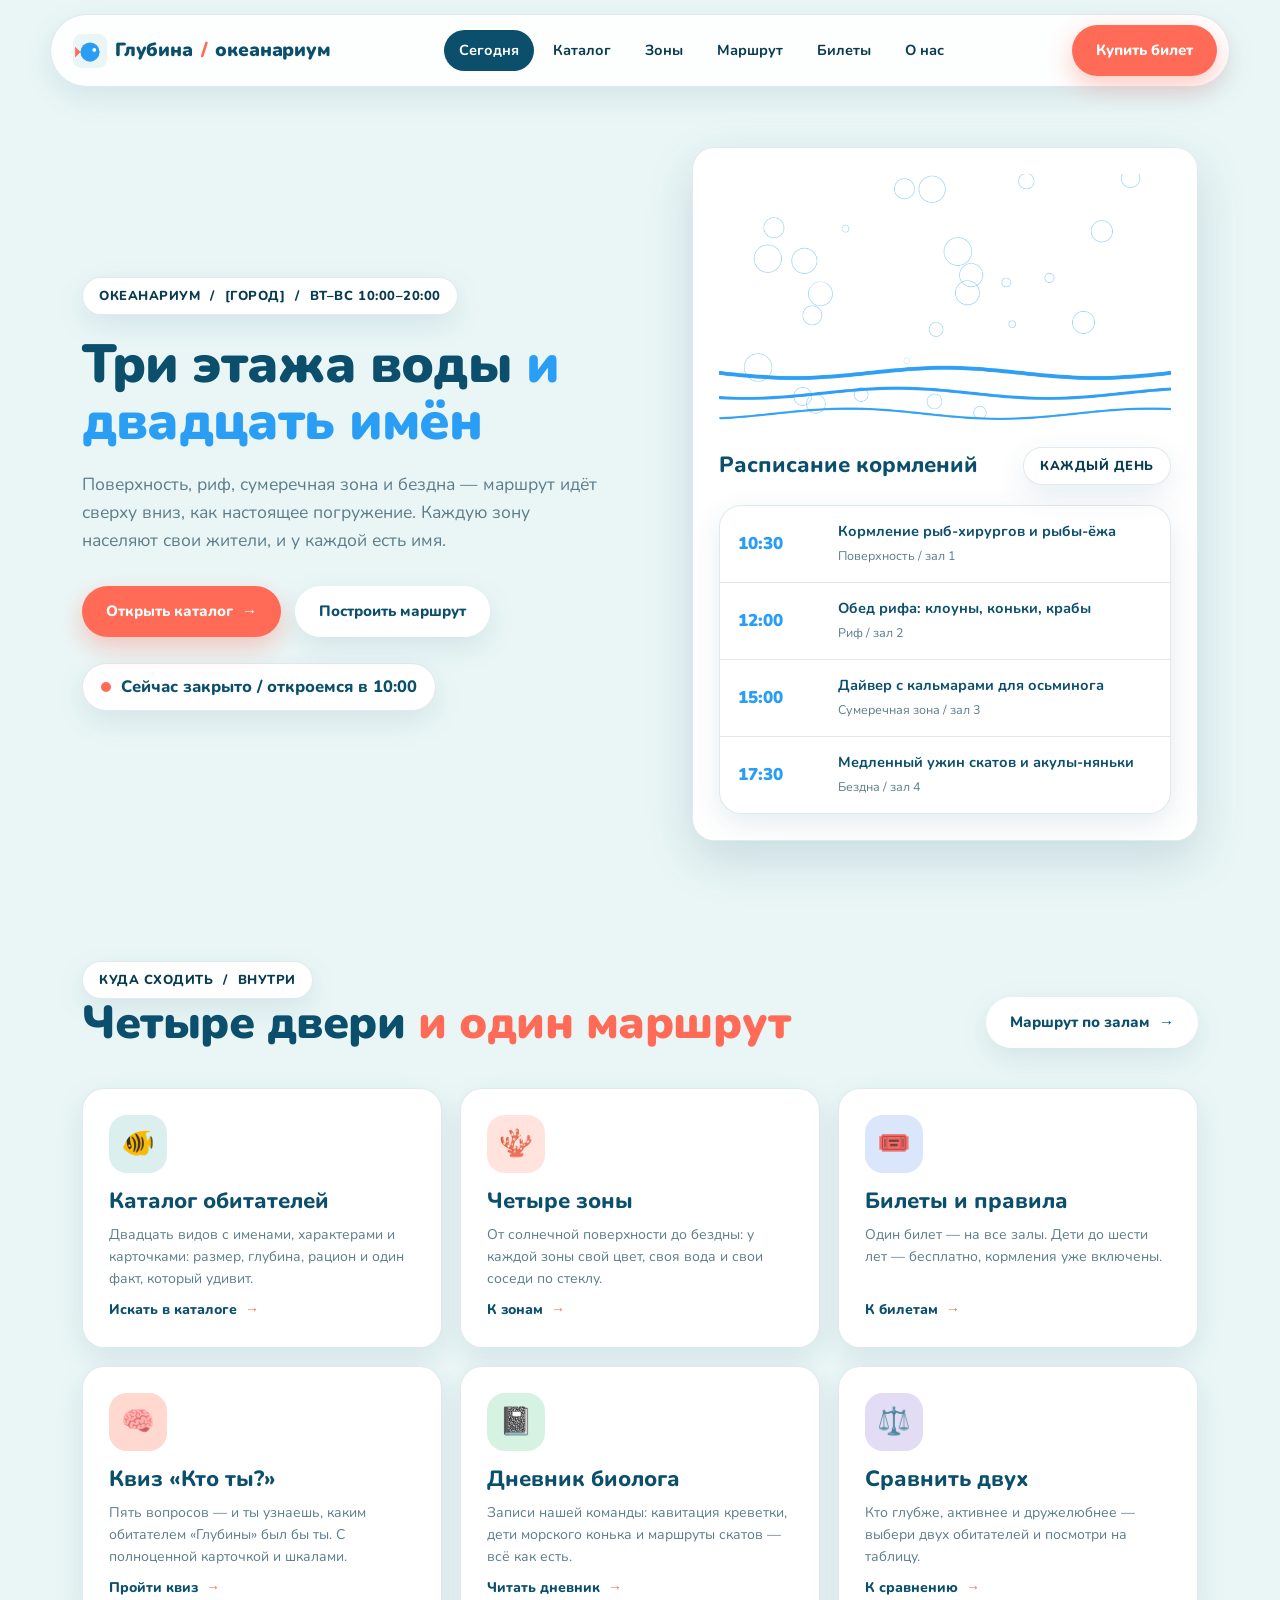
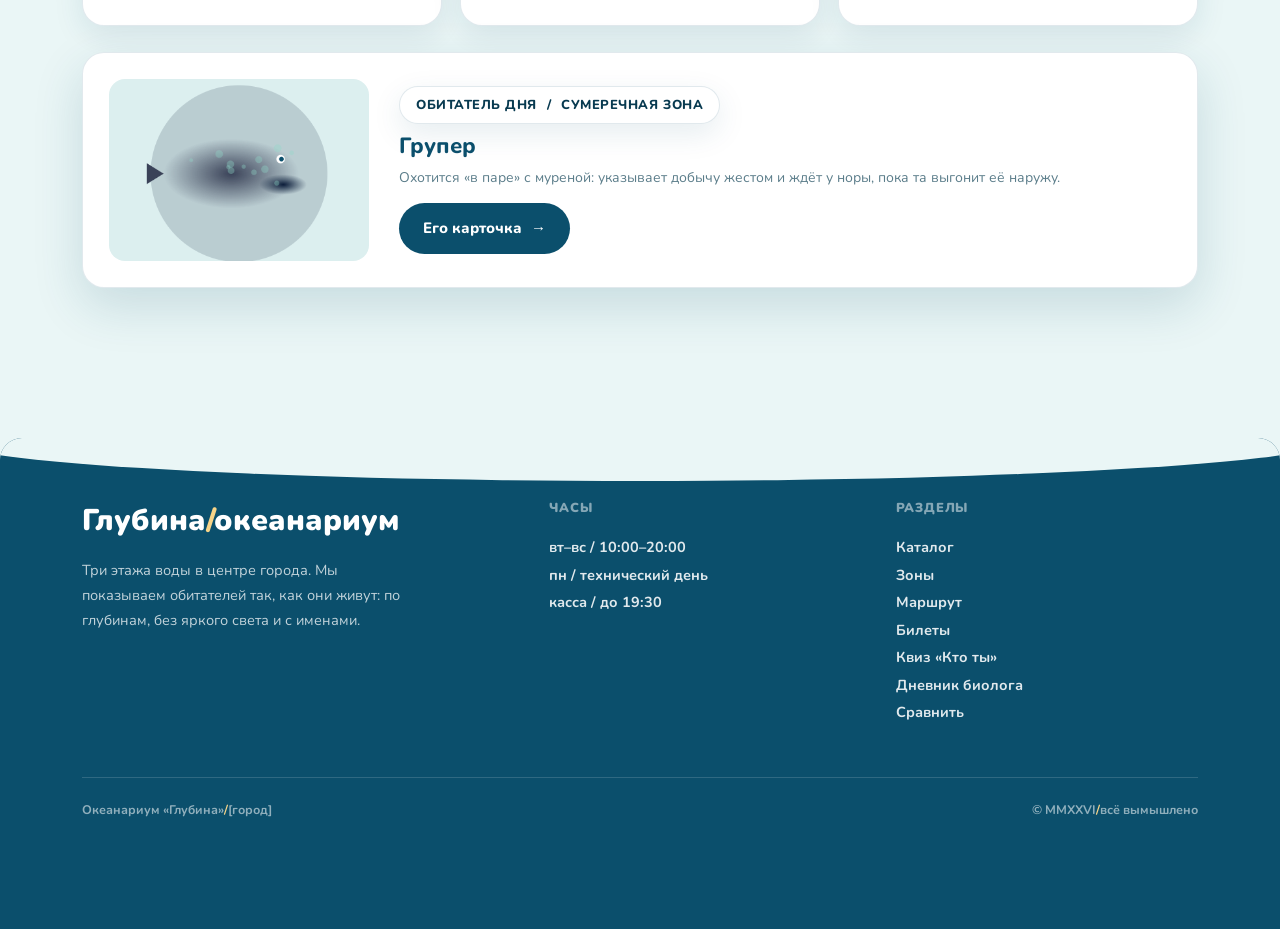
<file: index.html>
<!DOCTYPE html>
<html lang="ru">
<head>
  <meta charset="UTF-8">
  <meta name="viewport" content="width=device-width, initial-scale=1">
  <meta name="theme-color" content="#eaf6f6">
  <title>ГЛУБИНА — океанариум: сегодня, каталог, билеты</title>
  <meta name="description" content="Океанариум «Глубина»: три этажа воды, двенадцать видов, кормления каждый день. Каталог обитателей, маршрут и билеты.">
  <link rel="icon" type="image/svg+xml" href="assets/favicon.svg">
  <link rel="preconnect" href="https://fonts.googleapis.com">
  <link rel="preconnect" href="https://fonts.gstatic.com" crossorigin>
  <link href="https://fonts.googleapis.com/css2?family=Nunito:wght@400;600;700;800;900&display=swap" rel="stylesheet">
  <link rel="stylesheet" href="styles.css">
</head>
<body>

  <div class="bubbles" aria-hidden="true"></div>

  <header class="head">
    <a class="head__logo" href="index.html"><img src="assets/favicon.svg" alt="">Глубина<i>/</i>океанариум</a>
    <nav class="head__nav" aria-label="Разделы">
      <a href="index.html">Сегодня</a>
      <a href="catalog.html">Каталог</a>
      <a href="zones.html">Зоны</a>
      <a href="route.html">Маршрут</a>
      <a href="tickets.html">Билеты</a>
      <a href="about.html">О нас</a>
    </nav>
    <a class="btn btn--coral head__cta" href="tickets.html">Купить билет</a>
  </header>

  <nav class="tabbar" aria-label="Навигация">
    <a href="index.html"><span class="ticon" style="background:#2a9df4;color:#fff">С</span>Сегодня</a>
    <a href="catalog.html"><span class="ticon" style="background:#ff6b57;color:#fff">К</span>Каталог</a>
    <a href="zones.html"><span class="ticon" style="background:#3d3a6d;color:#fff">З</span>Зоны</a>
    <a href="route.html"><span class="ticon" style="background:#0b1d3a;color:#fff">М</span>Маршрут</a>
    <a href="tickets.html"><span class="ticon" style="background:#f7d488;color:#0b1d3a">Б</span>Билеты</a>
  </nav>

  <main class="hero">
    <div class="wrap">
      <div>
        <span class="label rv">Океанариум<i>/</i>[город]<i>/</i>вт–вс 10:00–20:00</span>
        <h1 class="h1 hero__title rv" data-d="1">Три этажа воды <em>и двадцать имён</em></h1>
        <p class="lead hero__lead rv" data-d="2">Поверхность, риф, сумеречная зона и бездна — маршрут идёт сверху вниз, как настоящее погружение. Каждую зону населяют свои жители, и у каждой есть имя.</p>
        <div class="hero__actions rv" data-d="3">
          <a class="btn btn--coral" href="catalog.html"><span>Открыть каталог</span><em class="btn__arrow">→</em></a>
          <a class="btn btn--white" href="route.html"><span>Построить маршрут</span></a>
        </div>
        <div style="margin-top: 26px;"><span class="status" id="openStatus"><span class="dot"></span> …</span></div>
      </div>
      <div class="hero__card rv" data-d="2">
        <img src="assets/water.png" alt="Вода с пузырями и волнами">
        <div class="hero__card-row">
          <b class="h3">Расписание кормлений</b>
          <span class="label">каждый день</span>
        </div>
        <div class="feed" id="feedBox"></div>
      </div>
    </div>
  </main>

  <section class="sec">
    <div class="wrap">
      <div class="sec__head">
        <div>
          <span class="label rv">Куда сходить<i>/</i>внутри</span>
          <h2 class="h2 rv" data-d="1">Четыре двери <em>и один маршрут</em></h2>
        </div>
        <a class="btn btn--white rv" data-d="2" href="route.html"><span>Маршрут по залам</span><em class="btn__arrow">→</em></a>
      </div>
      <div class="tiles">
        <a class="tile rv" href="catalog.html">
          <span class="tile__emoji" style="background:var(--aqua-2)">🐠</span>
          <h3 class="h3">Каталог обитателей</h3>
          <p>Двадцать видов с именами, характерами и карточками: размер, глубина, рацион и один факт, который удивит.</p>
          <span class="tile__go">Искать в каталоге <em>→</em></span>
        </a>
        <a class="tile rv" data-d="1" href="zones.html">
          <span class="tile__emoji" style="background:#ffe3dc">🪸</span>
          <h3 class="h3">Четыре зоны</h3>
          <p>От солнечной поверхности до бездны: у каждой зоны свой цвет, своя вода и свои соседи по стеклу.</p>
          <span class="tile__go">К зонам <em>→</em></span>
        </a>
        <a class="tile rv" data-d="2" href="tickets.html">
          <span class="tile__emoji" style="background:#d9e6fb">🎟️</span>
          <h3 class="h3">Билеты и правила</h3>
          <p>Один билет — на все залы. Дети до шести лет — бесплатно, кормления уже включены.</p>
          <span class="tile__go">К билетам <em>→</em></span>
        </a>
        <a class="tile rv" data-d="3" href="quiz.html">
          <span class="tile__emoji" style="background:#ffd9d0">🧠</span>
          <h3 class="h3">Квиз «Кто ты?»</h3>
          <p>Пять вопросов — и ты узнаешь, каким обитателем «Глубины» был бы ты. С полноценной карточкой и шкалами.</p>
          <span class="tile__go">Пройти квиз <em>→</em></span>
        </a>
        <a class="tile rv" data-d="4" href="journal.html">
          <span class="tile__emoji" style="background:#d6f2e3">📓</span>
          <h3 class="h3">Дневник биолога</h3>
          <p>Записи нашей команды: кавитация креветки, дети морского конька и маршруты скатов — всё как есть.</p>
          <span class="tile__go">Читать дневник <em>→</em></span>
        </a>
        <a class="tile rv" data-d="5" href="compare.html">
          <span class="tile__emoji" style="background:#e3dcf5">⚖️</span>
          <h3 class="h3">Сравнить двух</h3>
          <p>Кто глубже, активнее и дружелюбнее — выбери двух обитателей и посмотри на таблицу.</p>
          <span class="tile__go">К сравнению <em>→</em></span>
        </a>
      </div>

      <div class="coday rv" data-d="2" id="codayBox"></div>
    </div>
  </section>

  <footer class="footer">
    <div class="wrap">
      <div class="footer__grid">
        <div>
          <p class="footer__brand">Глубина<i>/</i>океанариум</p>
          <p class="footer__about">Три этажа воды в центре города. Мы показываем обитателей так, как они живут: по глубинам, без яркого света и с именами.</p>
        </div>
        <div class="footer__col">
          <h4>Часы</h4>
          <p>вт–вс / 10:00–20:00</p>
          <p>пн / технический день</p>
          <p>касса / до 19:30</p>
        </div>
        <div class="footer__col">
          <h4>Разделы</h4>
          <a href="catalog.html">Каталог</a>
          <a href="zones.html">Зоны</a>
          <a href="route.html">Маршрут</a>
          <a href="tickets.html">Билеты</a>
        
          <a class="gap" href="quiz.html">Квиз «Кто ты»</a>
          <a class="gap" href="journal.html">Дневник биолога</a>
          <a class="gap" href="compare.html">Сравнить</a></div>
      </div>
      <div class="footer__meta">
        <span>Океанариум «Глубина»<i>/</i>[город]</span>
        <span>© MMXXVI<i>/</i>всё вымышлено</span>
      </div>
    </div>
  </footer>

  <script src="data/creatures.js"></script>
  <script src="script.js"></script>
</body>
</html>
</file>
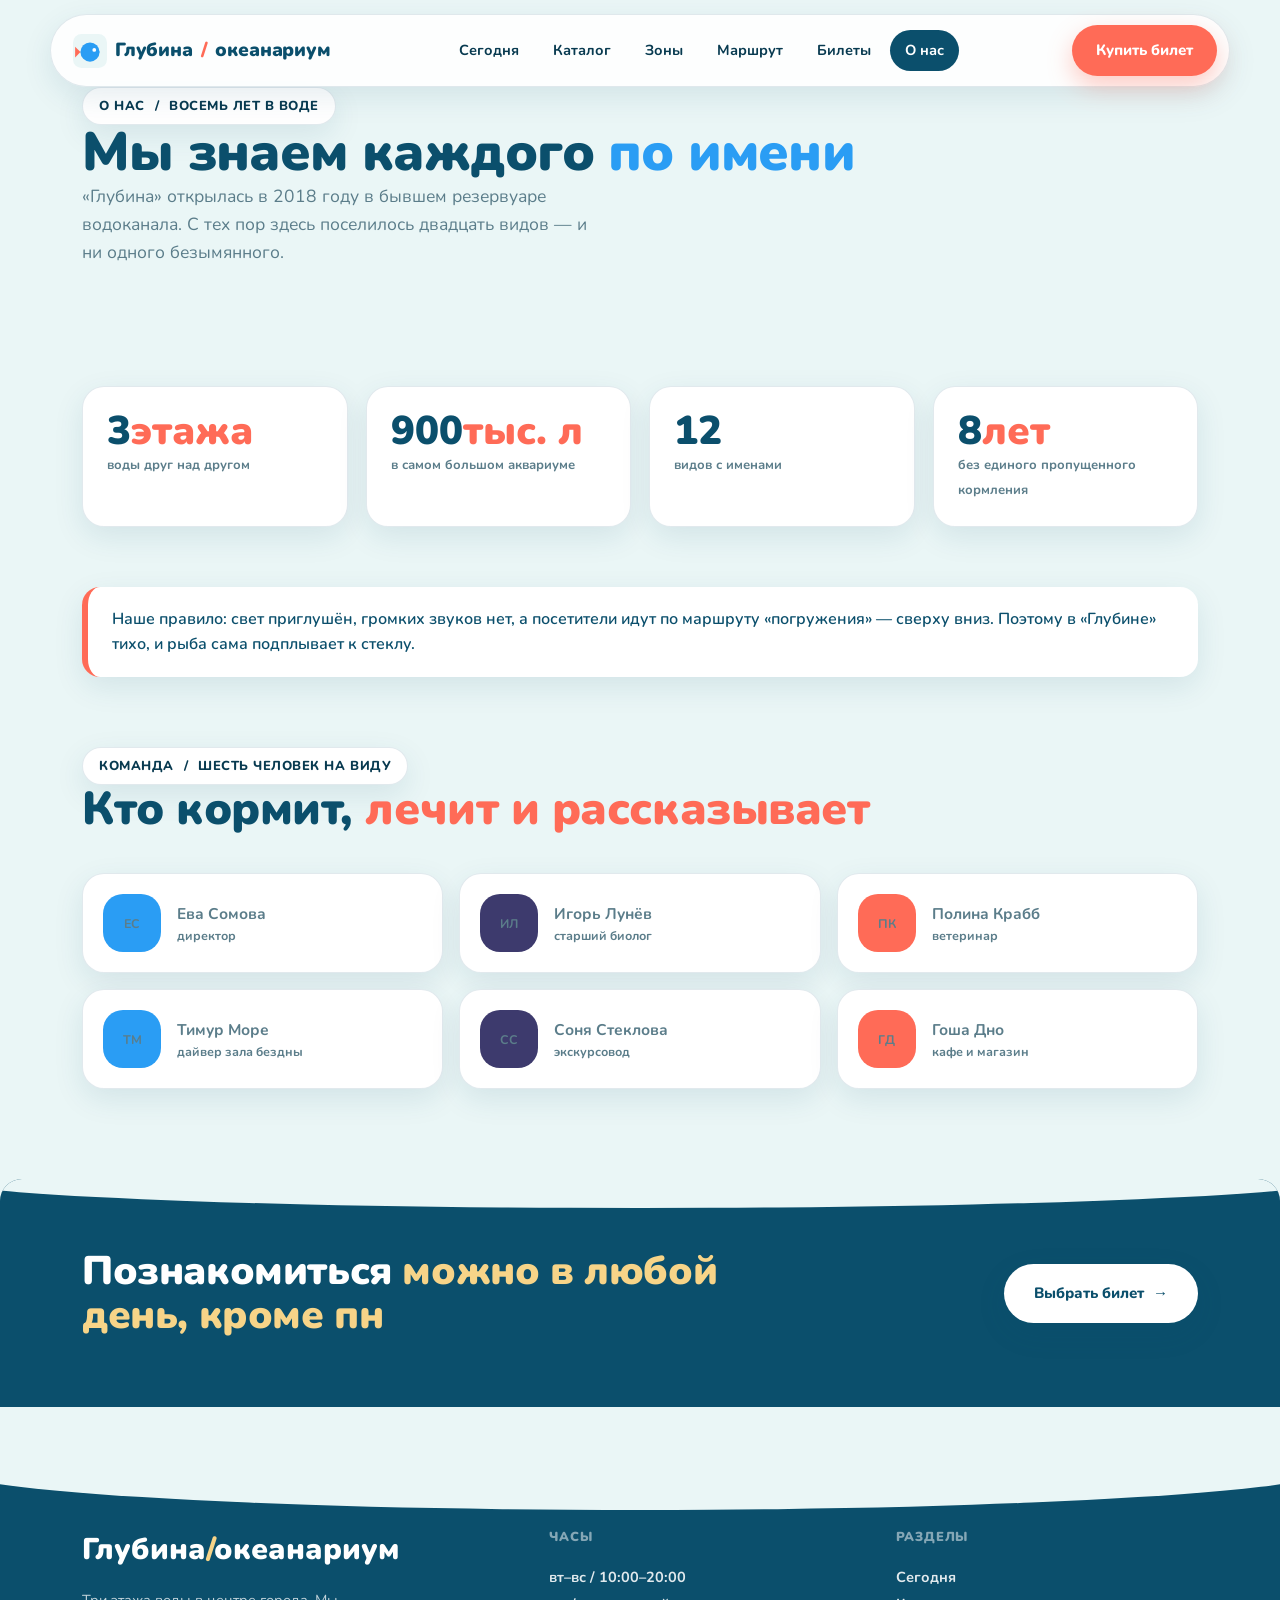
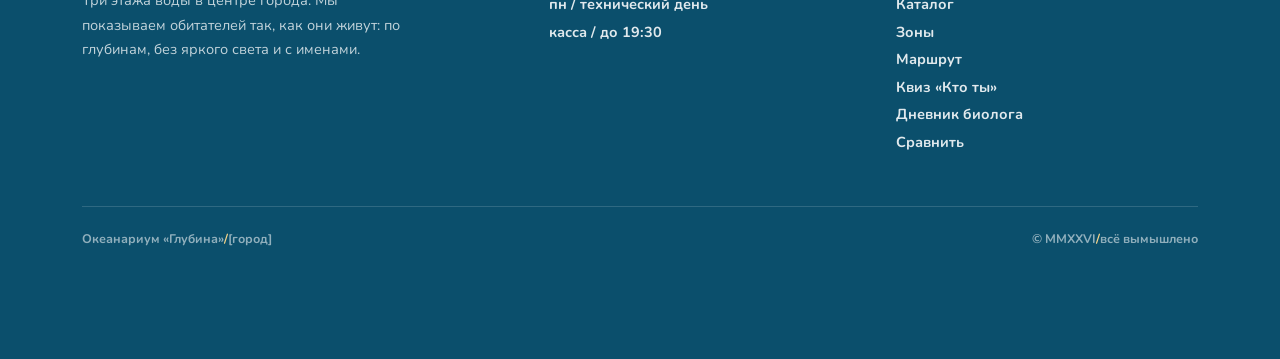
<file: about.html>
<!DOCTYPE html>
<html lang="ru">
<head>
  <meta charset="UTF-8">
  <meta name="viewport" content="width=device-width, initial-scale=1">
  <meta name="theme-color" content="#eaf6f6">
  <title>О нас — ГЛУБИНА</title>
  <meta name="description" content="Океанариум «Глубина»: три этажа воды, двенадцать видов и команда, которая знает каждого обитателя по имени.">
  <link rel="icon" type="image/svg+xml" href="assets/favicon.svg">
  <link rel="preconnect" href="https://fonts.googleapis.com">
  <link rel="preconnect" href="https://fonts.gstatic.com" crossorigin>
  <link href="https://fonts.googleapis.com/css2?family=Nunito:wght@400;600;700;800;900&display=swap" rel="stylesheet">
  <link rel="stylesheet" href="styles.css">
</head>
<body>

  <div class="bubbles" aria-hidden="true"></div>

  <header class="head">
    <a class="head__logo" href="index.html"><img src="assets/favicon.svg" alt="">Глубина<i>/</i>океанариум</a>
    <nav class="head__nav" aria-label="Разделы">
      <a href="index.html">Сегодня</a>
      <a href="catalog.html">Каталог</a>
      <a href="zones.html">Зоны</a>
      <a href="route.html">Маршрут</a>
      <a href="tickets.html">Билеты</a>
      <a href="about.html">О нас</a>
    </nav>
    <a class="btn btn--coral head__cta" href="tickets.html">Купить билет</a>
  </header>

  <nav class="tabbar" aria-label="Навигация">
    <a href="index.html"><span class="ticon" style="background:#2a9df4;color:#fff">С</span>Сегодня</a>
    <a href="catalog.html"><span class="ticon" style="background:#ff6b57;color:#fff">К</span>Каталог</a>
    <a href="zones.html"><span class="ticon" style="background:#3d3a6d;color:#fff">З</span>Зоны</a>
    <a href="route.html"><span class="ticon" style="background:#0b1d3a;color:#fff">М</span>Маршрут</a>
    <a href="tickets.html"><span class="ticon" style="background:#f7d488;color:#0b1d3a">Б</span>Билеты</a>
  </nav>

  <main>
    <section class="pagehead">
      <div class="wrap">
        <span class="label rv">О нас<i>/</i>восемь лет в воде</span>
        <h1 class="h1 rv" data-d="1">Мы знаем каждого <em>по имени</em></h1>
        <p class="lead rv" data-d="2">«Глубина» открылась в 2018 году в бывшем резервуаре водоканала. С тех пор здесь поселилось двадцать видов — и ни одного безымянного.</p>
      </div>
    </section>

    <section class="sec tight">
      <div class="wrap">
        <div class="aboutnum">
          <div class="anum rv"><b>3<i>этажа</i></b><span>воды друг над другом</span></div>
          <div class="anum rv" data-d="1"><b>900<i>тыс. л</i></b><span>в самом большом аквариуме</span></div>
          <div class="anum rv" data-d="2"><b>12</b><span>видов с именами</span></div>
          <div class="anum rv" data-d="3"><b>8<i>лет</i></b><span>без единого пропущенного кормления</span></div>
        </div>

        <div class="detail__factbox rv">Наше правило: свет приглушён, громких звуков нет, а посетители идут по маршруту «погружения» — сверху вниз. Поэтому в «Глубине» тихо, и рыба сама подплывает к стеклу.</div>

        <div class="sec__head" style="margin-top: 70px;">
          <div>
            <span class="label rv">Команда<i>/</i>шесть человек на виду</span>
            <h2 class="h2 rv" data-d="1">Кто кормит, <em>лечит и рассказывает</em></h2>
          </div>
        </div>
        <div class="staff">
          <div class="person rv"><span class="person__ava">ЕС</span><span><b>Ева Сомова</b><span>директор</span></span></div>
          <div class="person rv" data-d="1"><span class="person__ava">ИЛ</span><span><b>Игорь Лунёв</b><span>старший биолог</span></span></div>
          <div class="person rv" data-d="2"><span class="person__ava">ПК</span><span><b>Полина Крабб</b><span>ветеринар</span></span></div>
          <div class="person rv" data-d="3"><span class="person__ava">ТМ</span><span><b>Тимур Море</b><span>дайвер зала бездны</span></span></div>
          <div class="person rv" data-d="4"><span class="person__ava">СС</span><span><b>Соня Стеклова</b><span>экскурсовод</span></span></div>
          <div class="person rv" data-d="5"><span class="person__ava">ГД</span><span><b>Гоша Дно</b><span>кафе и магазин</span></span></div>
        </div>
      </div>
    </section>

    <div class="ctaband" style="background: var(--deep); border-radius: var(--r) var(--r) 0 0;">
      <div class="wrap">
        <h2 class="h2" style="color:#fff">Познакомиться <em style="color:var(--sand)">можно в любой день, кроме пн</em></h2>
        <a class="btn btn--white" href="tickets.html"><span>Выбрать билет</span><em class="btn__arrow">→</em></a>
      </div>
    </div>
  </main>

  <footer class="footer" style="border-radius:0;">
    <div class="wrap">
      <div class="footer__grid">
        <div>
          <p class="footer__brand">Глубина<i>/</i>океанариум</p>
          <p class="footer__about">Три этажа воды в центре города. Мы показываем обитателей так, как они живут: по глубинам, без яркого света и с именами.</p>
        </div>
        <div class="footer__col">
          <h4>Часы</h4>
          <p>вт–вс / 10:00–20:00</p>
          <p>пн / технический день</p>
          <p>касса / до 19:30</p>
        </div>
        <div class="footer__col">
          <h4>Разделы</h4>
          <a href="index.html">Сегодня</a>
          <a href="catalog.html">Каталог</a>
          <a href="zones.html">Зоны</a>
          <a href="route.html">Маршрут</a>
        
          <a class="gap" href="quiz.html">Квиз «Кто ты»</a>
          <a class="gap" href="journal.html">Дневник биолога</a>
          <a class="gap" href="compare.html">Сравнить</a></div>
      </div>
      <div class="footer__meta">
        <span>Океанариум «Глубина»<i>/</i>[город]</span>
        <span>© MMXXVI<i>/</i>всё вымышлено</span>
      </div>
    </div>
  </footer>

  <script src="data/creatures.js"></script>
  <script src="script.js"></script>
</body>
</html>
</file>
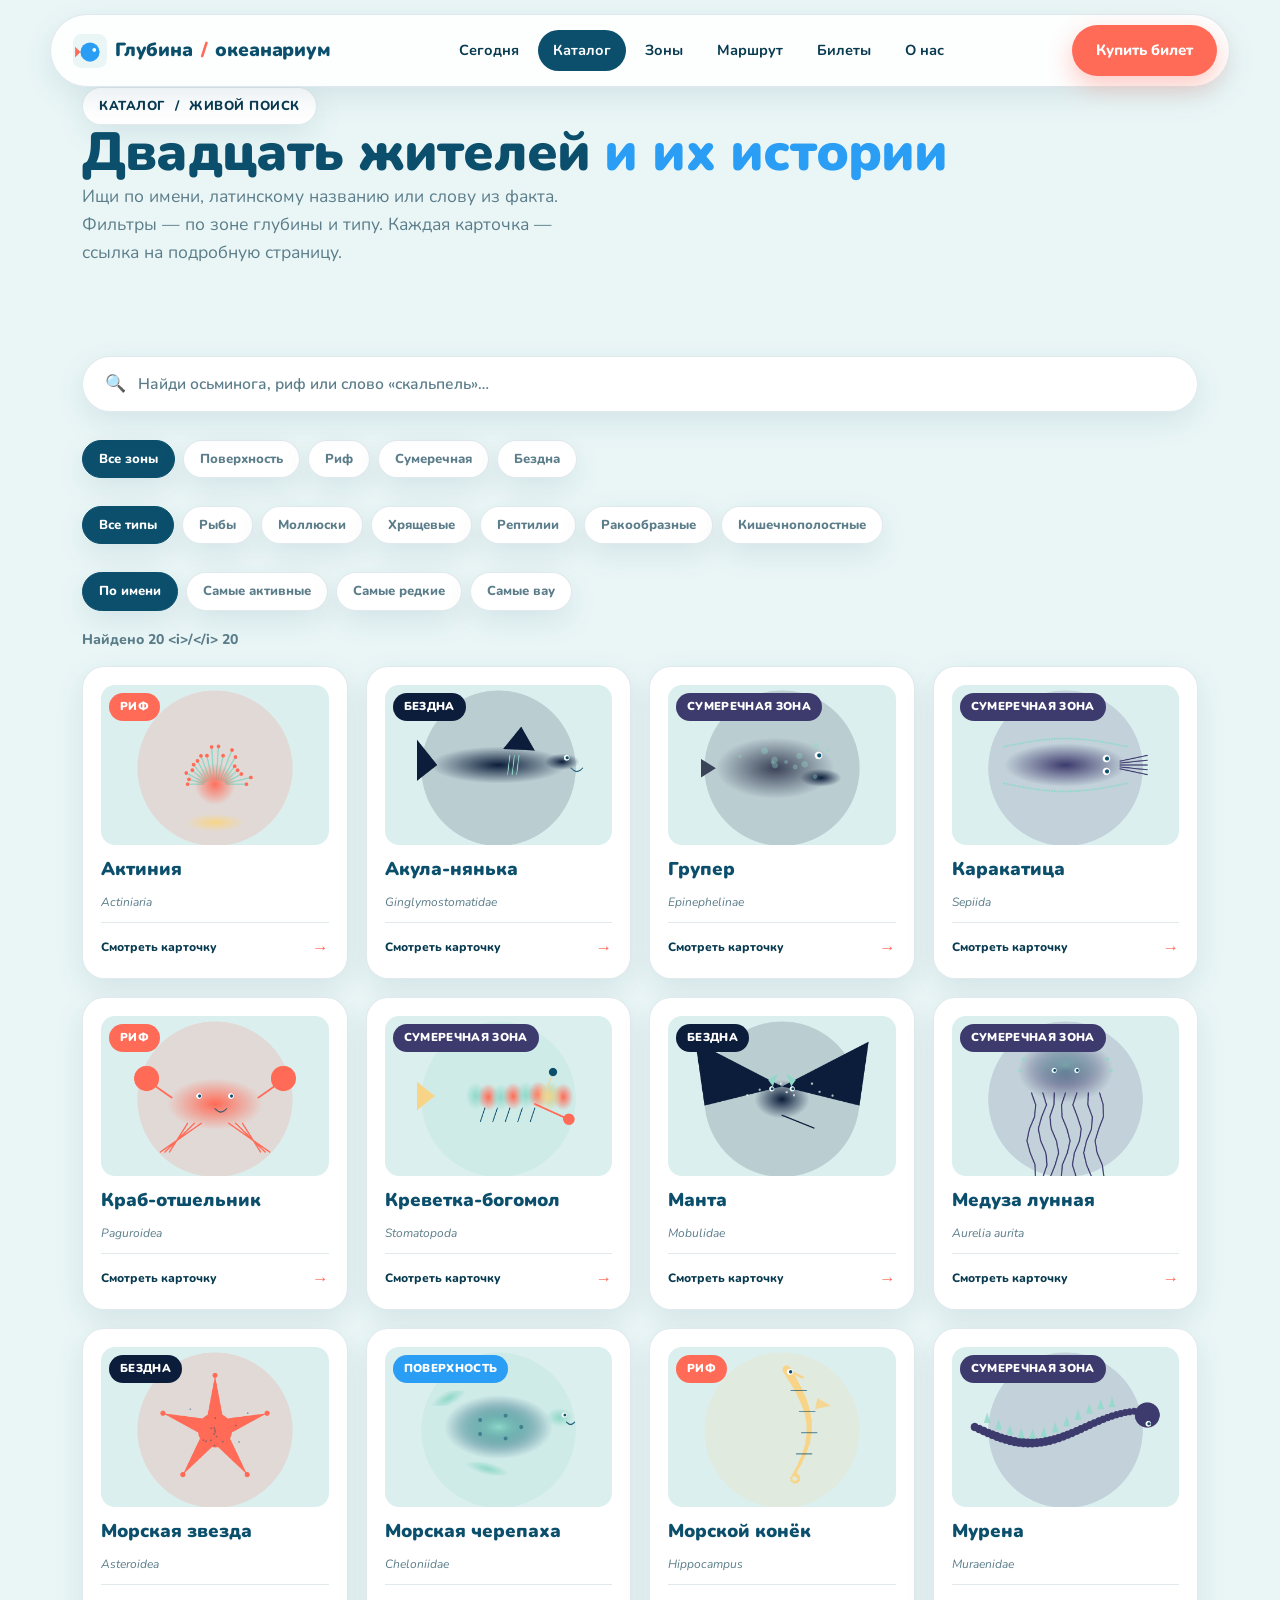
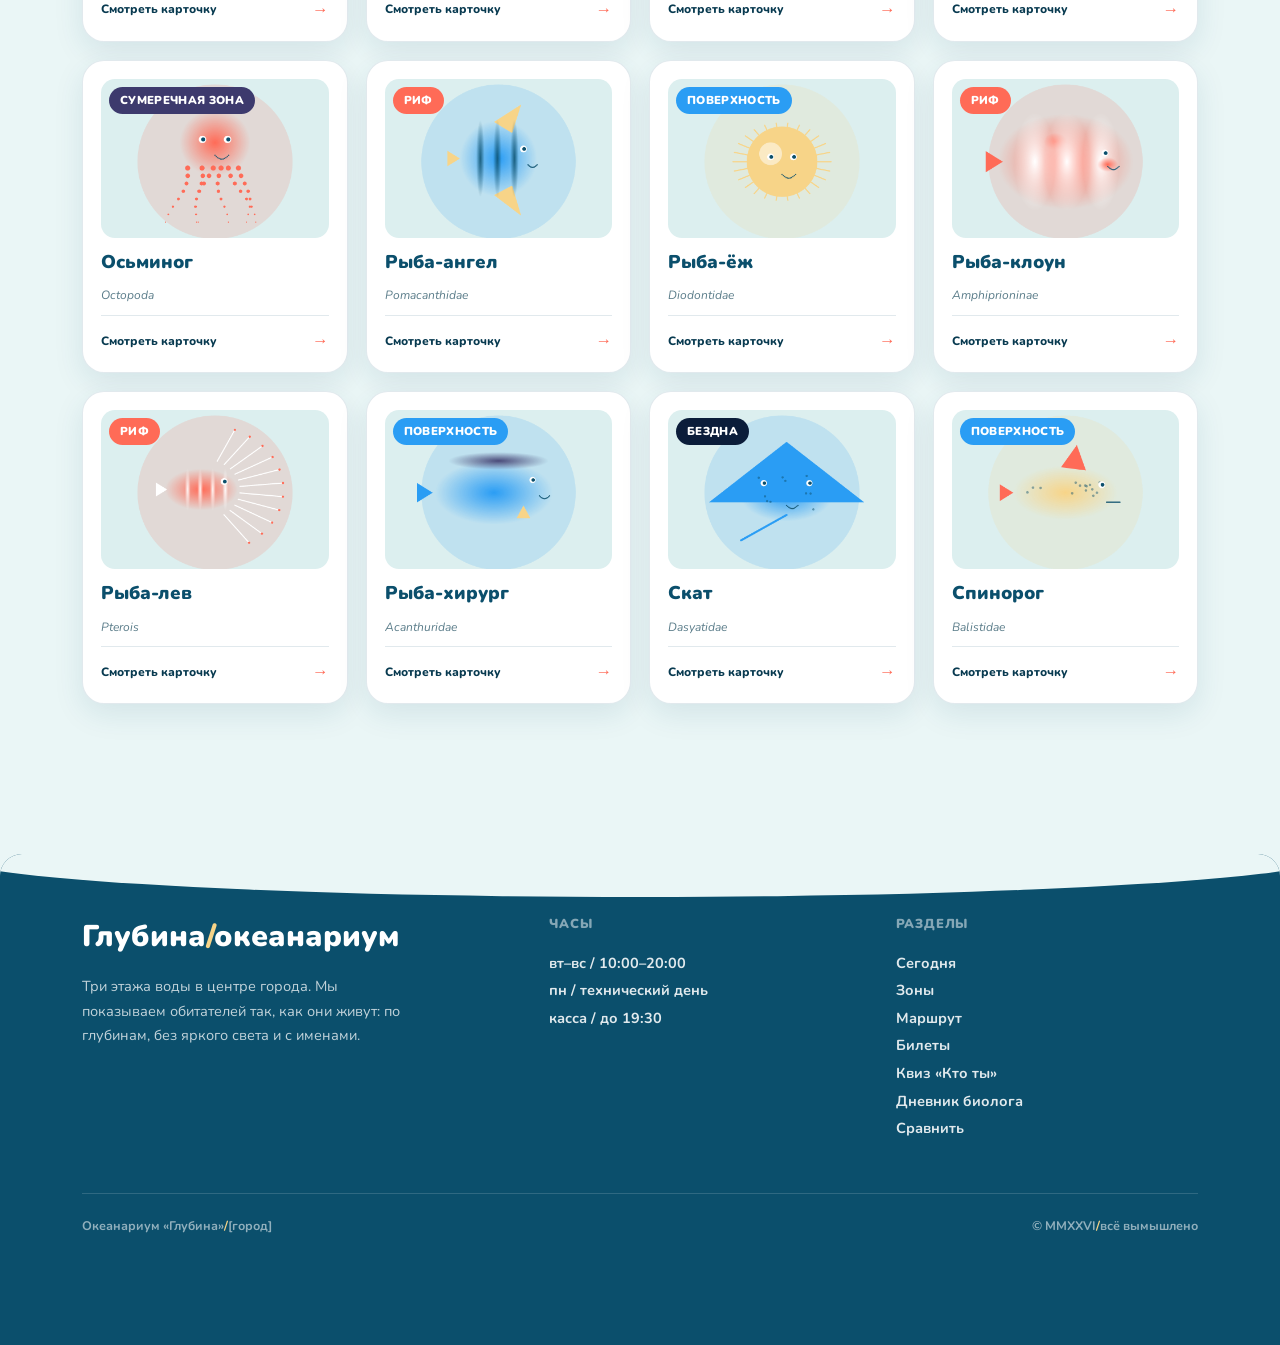
<file: catalog.html>
<!DOCTYPE html>
<html lang="ru">
<head>
  <meta charset="UTF-8">
  <meta name="viewport" content="width=device-width, initial-scale=1">
  <meta name="theme-color" content="#eaf6f6">
  <title>Каталог обитателей — ГЛУБИНА</title>
  <meta name="description" content="Каталог обитателей океанариума «Глубина»: живой поиск по названиям и фактам, фильтры по зонам и типам.">
  <link rel="icon" type="image/svg+xml" href="assets/favicon.svg">
  <link rel="preconnect" href="https://fonts.googleapis.com">
  <link rel="preconnect" href="https://fonts.gstatic.com" crossorigin>
  <link href="https://fonts.googleapis.com/css2?family=Nunito:wght@400;600;700;800;900&display=swap" rel="stylesheet">
  <link rel="stylesheet" href="styles.css">
</head>
<body>

  <div class="bubbles" aria-hidden="true"></div>

  <header class="head">
    <a class="head__logo" href="index.html"><img src="assets/favicon.svg" alt="">Глубина<i>/</i>океанариум</a>
    <nav class="head__nav" aria-label="Разделы">
      <a href="index.html">Сегодня</a>
      <a href="catalog.html">Каталог</a>
      <a href="zones.html">Зоны</a>
      <a href="route.html">Маршрут</a>
      <a href="tickets.html">Билеты</a>
      <a href="about.html">О нас</a>
    </nav>
    <a class="btn btn--coral head__cta" href="tickets.html">Купить билет</a>
  </header>

  <nav class="tabbar" aria-label="Навигация">
    <a href="index.html"><span class="ticon" style="background:#2a9df4;color:#fff">С</span>Сегодня</a>
    <a href="catalog.html"><span class="ticon" style="background:#ff6b57;color:#fff">К</span>Каталог</a>
    <a href="zones.html"><span class="ticon" style="background:#3d3a6d;color:#fff">З</span>Зоны</a>
    <a href="route.html"><span class="ticon" style="background:#0b1d3a;color:#fff">М</span>Маршрут</a>
    <a href="tickets.html"><span class="ticon" style="background:#f7d488;color:#0b1d3a">Б</span>Билеты</a>
  </nav>

  <main>
    <section class="pagehead">
      <div class="wrap">
        <span class="label rv">Каталог<i>/</i>живой поиск</span>
        <h1 class="h1 rv" data-d="1">Двадцать жителей <em>и их истории</em></h1>
        <p class="lead rv" data-d="2">Ищи по имени, латинскому названию или слову из факта. Фильтры — по зоне глубины и типу. Каждая карточка — ссылка на подробную страницу.</p>
      </div>
    </section>

    <section class="sec tight">
      <div class="wrap">
        <div class="searchrow rv">
          <div class="searchbox">
            <span class="mag">🔍</span>
            <input id="searchInput" type="text" placeholder="Найди осьминога, риф или слово «скальпель»…" autocomplete="off">
          </div>
        </div>
        <div class="filterbar" id="zoneChips">
          <button class="chip is-active" data-f="all" type="button">Все зоны</button>
          <button class="chip" data-f="surface" type="button">Поверхность</button>
          <button class="chip" data-f="reef" type="button">Риф</button>
          <button class="chip" data-f="twilight" type="button">Сумеречная</button>
          <button class="chip" data-f="deep" type="button">Бездна</button>
        </div>
        <div class="filterbar" id="typeChips">
          <button class="chip is-active" data-f="all" type="button">Все типы</button>
          <button class="chip" data-f="Рыба" type="button">Рыбы</button>
          <button class="chip" data-f="Моллюск" type="button">Моллюски</button>
          <button class="chip" data-f="Хрящевые" type="button">Хрящевые</button>
          <button class="chip" data-f="Рептилия" type="button">Рептилии</button>
          <button class="chip" data-f="Ракообразное" type="button">Ракообразные</button>
          <button class="chip" data-f="Кишечнополостное" type="button">Кишечнополостные</button>
        </div>
        <div class="filterbar" id="sortChips">
          <button class="chip is-active" data-f="name" type="button">По имени</button>
          <button class="chip" data-f="activity" type="button">Самые активные</button>
          <button class="chip" data-f="rarity" type="button">Самые редкие</button>
          <button class="chip" data-f="wow" type="button">Самые вау</button>
        </div>
        <p class="found" id="foundCount"></p>

        <div class="creatures" id="creatures"></div>
        <div class="empty" id="emptyBox" hidden>Такого в наших водах нет — попробуй «рифа» или «медузу».</div>
      </div>
    </section>
  </main>

  <footer class="footer">
    <div class="wrap">
      <div class="footer__grid">
        <div>
          <p class="footer__brand">Глубина<i>/</i>океанариум</p>
          <p class="footer__about">Три этажа воды в центре города. Мы показываем обитателей так, как они живут: по глубинам, без яркого света и с именами.</p>
        </div>
        <div class="footer__col">
          <h4>Часы</h4>
          <p>вт–вс / 10:00–20:00</p>
          <p>пн / технический день</p>
          <p>касса / до 19:30</p>
        </div>
        <div class="footer__col">
          <h4>Разделы</h4>
          <a href="index.html">Сегодня</a>
          <a href="zones.html">Зоны</a>
          <a href="route.html">Маршрут</a>
          <a href="tickets.html">Билеты</a>
        
          <a class="gap" href="quiz.html">Квиз «Кто ты»</a>
          <a class="gap" href="journal.html">Дневник биолога</a>
          <a class="gap" href="compare.html">Сравнить</a></div>
      </div>
      <div class="footer__meta">
        <span>Океанариум «Глубина»<i>/</i>[город]</span>
        <span>© MMXXVI<i>/</i>всё вымышлено</span>
      </div>
    </div>
  </footer>

  <script src="data/creatures.js"></script>
  <script src="script.js"></script>
</body>
</html>
</file>
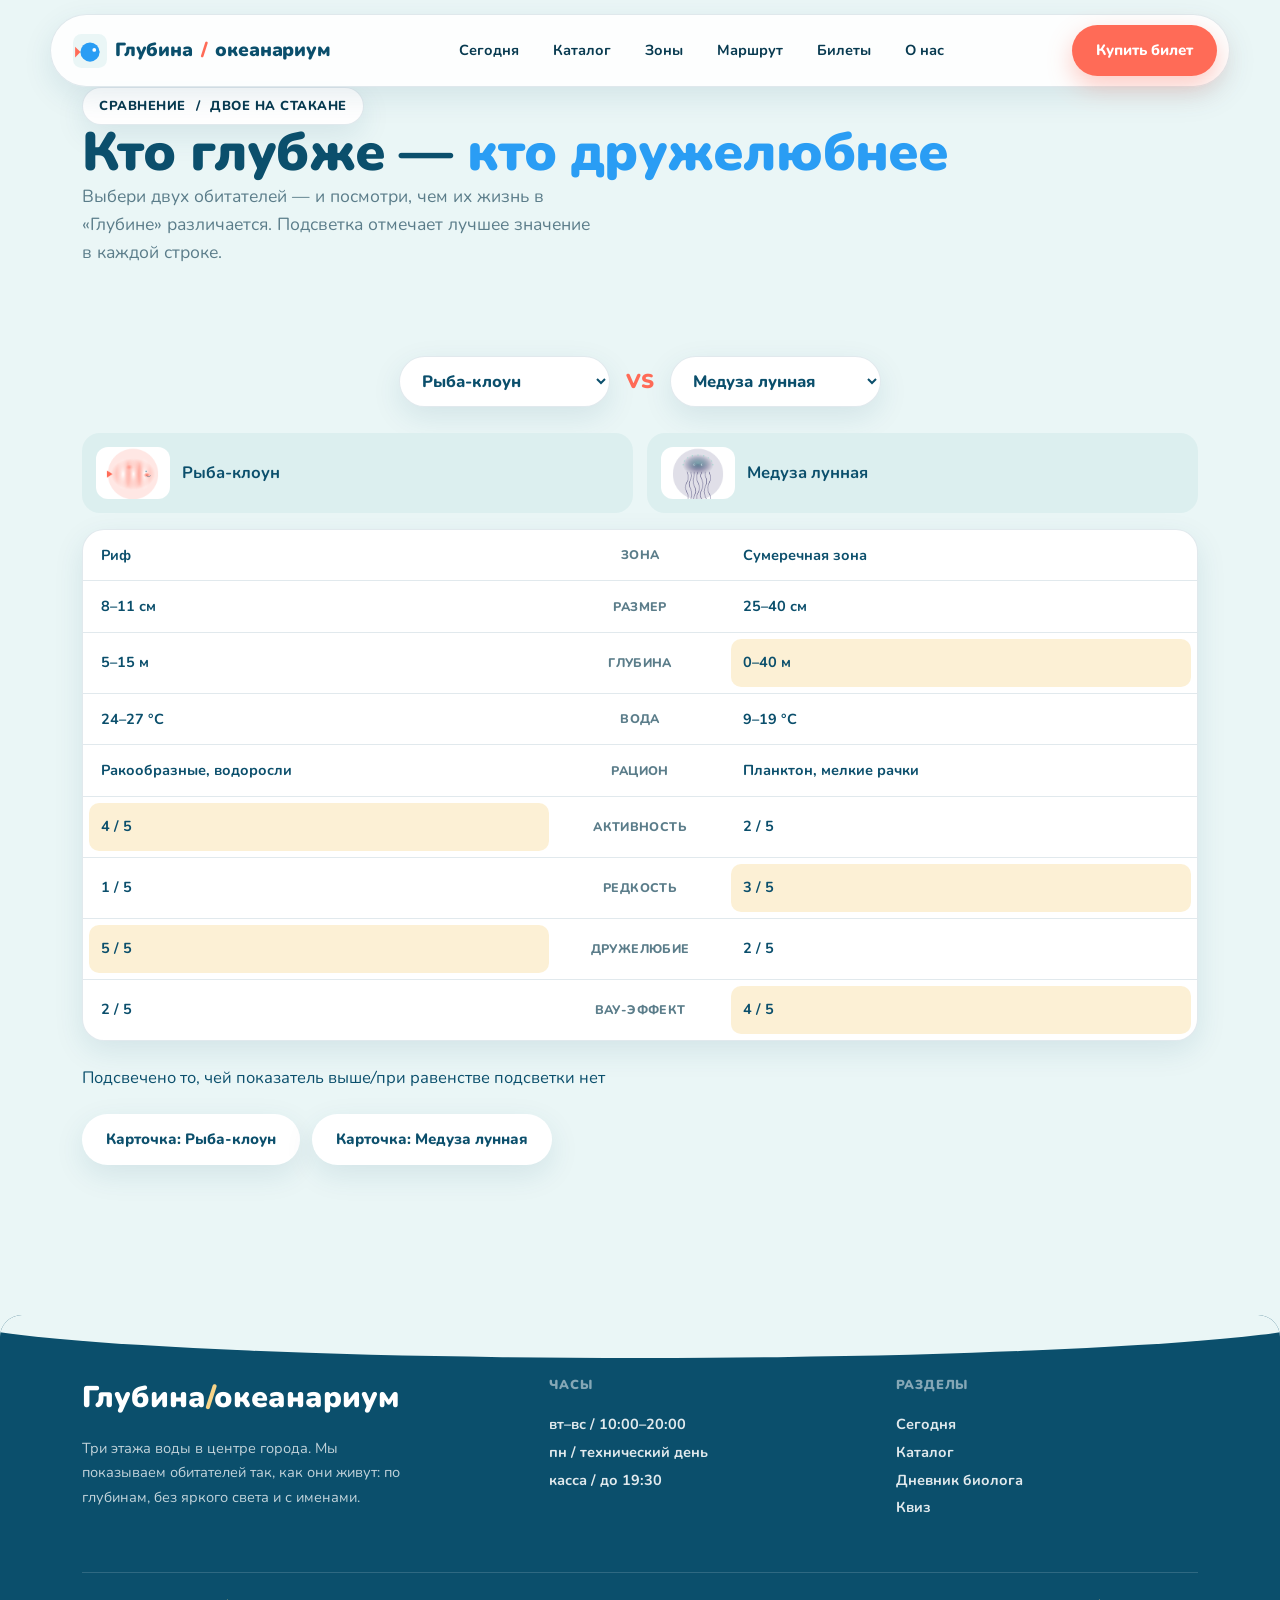
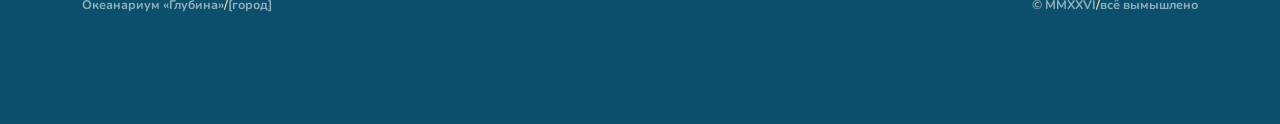
<file: compare.html>
<!DOCTYPE html>
<html lang="ru">
<head>
  <meta charset="UTF-8">
  <meta name="viewport" content="width=device-width, initial-scale=1">
  <meta name="theme-color" content="#eaf6f6">
  <title>Сравнить обитателей — ГЛУБИНА</title>
  <meta name="description" content="Сравни двух обитателей океанариума «Глубина»: зоны, глубины, характеры по шкалам — кто глубже, активнее и дружелюбнее.">
  <link rel="icon" type="image/svg+xml" href="assets/favicon.svg">
  <link rel="preconnect" href="https://fonts.googleapis.com">
  <link rel="preconnect" href="https://fonts.gstatic.com" crossorigin>
  <link href="https://fonts.googleapis.com/css2?family=Nunito:wght@400;600;700;800;900&display=swap" rel="stylesheet">
  <link rel="stylesheet" href="styles.css">
</head>
<body>

  <div class="bubbles" aria-hidden="true"></div>

  <header class="head">
    <a class="head__logo" href="index.html"><img src="assets/favicon.svg" alt="">Глубина<i>/</i>океанариум</a>
    <nav class="head__nav" aria-label="Разделы">
      <a href="index.html">Сегодня</a>
      <a href="catalog.html">Каталог</a>
      <a href="zones.html">Зоны</a>
      <a href="route.html">Маршрут</a>
      <a href="tickets.html">Билеты</a>
      <a href="about.html">О нас</a>
    </nav>
    <a class="btn btn--coral head__cta" href="tickets.html">Купить билет</a>
  </header>

  <nav class="tabbar" aria-label="Навигация">
    <a href="index.html"><span class="ticon" style="background:#2a9df4;color:#fff">С</span>Сегодня</a>
    <a href="catalog.html"><span class="ticon" style="background:#ff6b57;color:#fff">К</span>Каталог</a>
    <a href="zones.html"><span class="ticon" style="background:#3d3a6d;color:#fff">З</span>Зоны</a>
    <a href="route.html"><span class="ticon" style="background:#0b1d3a;color:#fff">М</span>Маршрут</a>
    <a href="tickets.html"><span class="ticon" style="background:#f7d488;color:#0b1d3a">Б</span>Билеты</a>
  </nav>

  <main>
    <section class="pagehead">
      <div class="wrap">
        <span class="label rv">Сравнение<i>/</i>двое на стакане</span>
        <h1 class="h1 rv" data-d="1">Кто глубже — <em>кто дружелюбнее</em></h1>
        <p class="lead rv" data-d="2">Выбери двух обитателей — и посмотри, чем их жизнь в «Глубине» различается. Подсветка отмечает лучшее значение в каждой строке.</p>
      </div>
    </section>

    <section class="sec tight" id="cmpRoot">
      <div class="wrap"><p class="lead">Загружаем сравнение…</p></div>
    </section>
  </main>

  <footer class="footer">
    <div class="wrap">
      <div class="footer__grid">
        <div>
          <p class="footer__brand">Глубина<i>/</i>океанариум</p>
          <p class="footer__about">Три этажа воды в центре города. Мы показываем обитателей так, как они живут: по глубинам, без яркого света и с именами.</p>
        </div>
        <div class="footer__col">
          <h4>Часы</h4>
          <p>вт–вс / 10:00–20:00</p>
          <p>пн / технический день</p>
          <p>касса / до 19:30</p>
        </div>
        <div class="footer__col">
          <h4>Разделы</h4>
          <a href="index.html">Сегодня</a>
          <a href="catalog.html">Каталог</a>
          <a href="journal.html">Дневник биолога</a>
          <a href="quiz.html">Квиз</a>
        </div>
      </div>
      <div class="footer__meta">
        <span>Океанариум «Глубина»<i>/</i>[город]</span>
        <span>© MMXXVI<i>/</i>всё вымышлено</span>
      </div>
    </div>
  </footer>

  <script src="data/creatures.js"></script>
  <script src="script.js"></script>
</body>
</html>
</file>
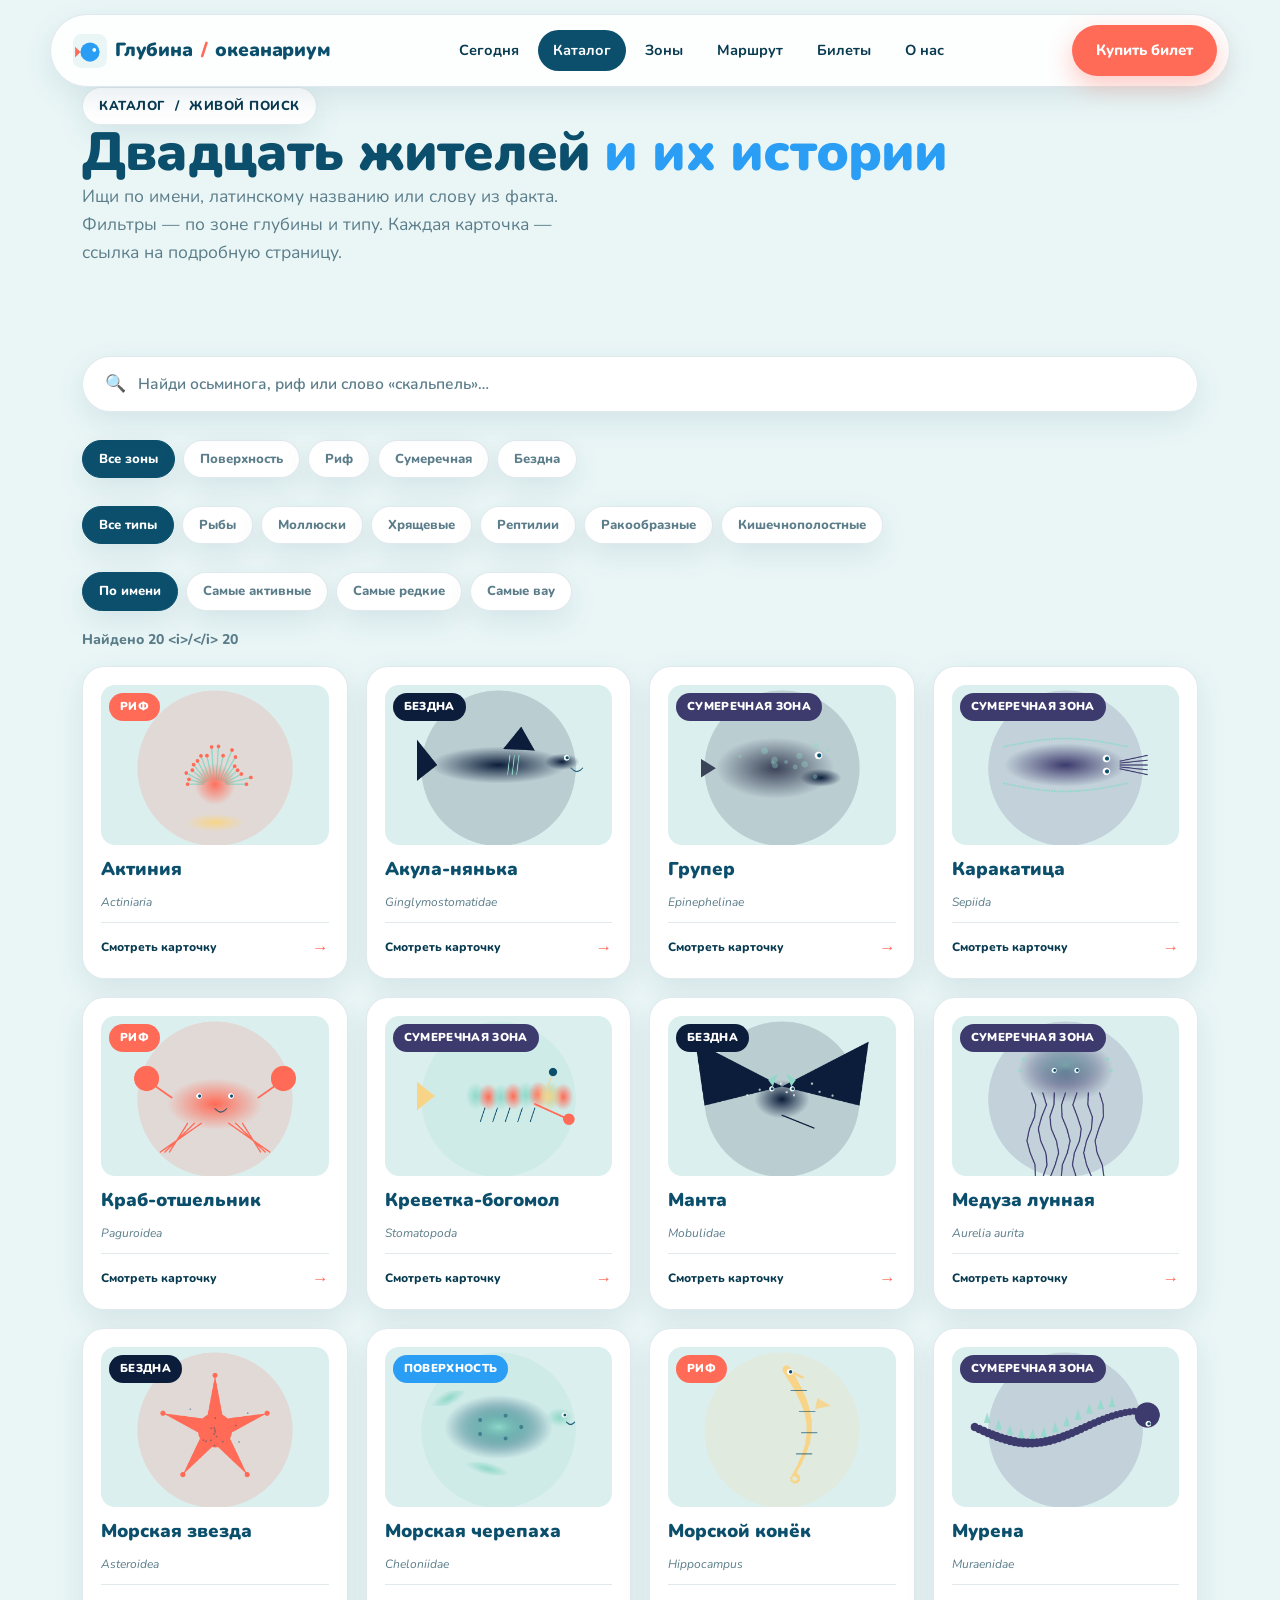
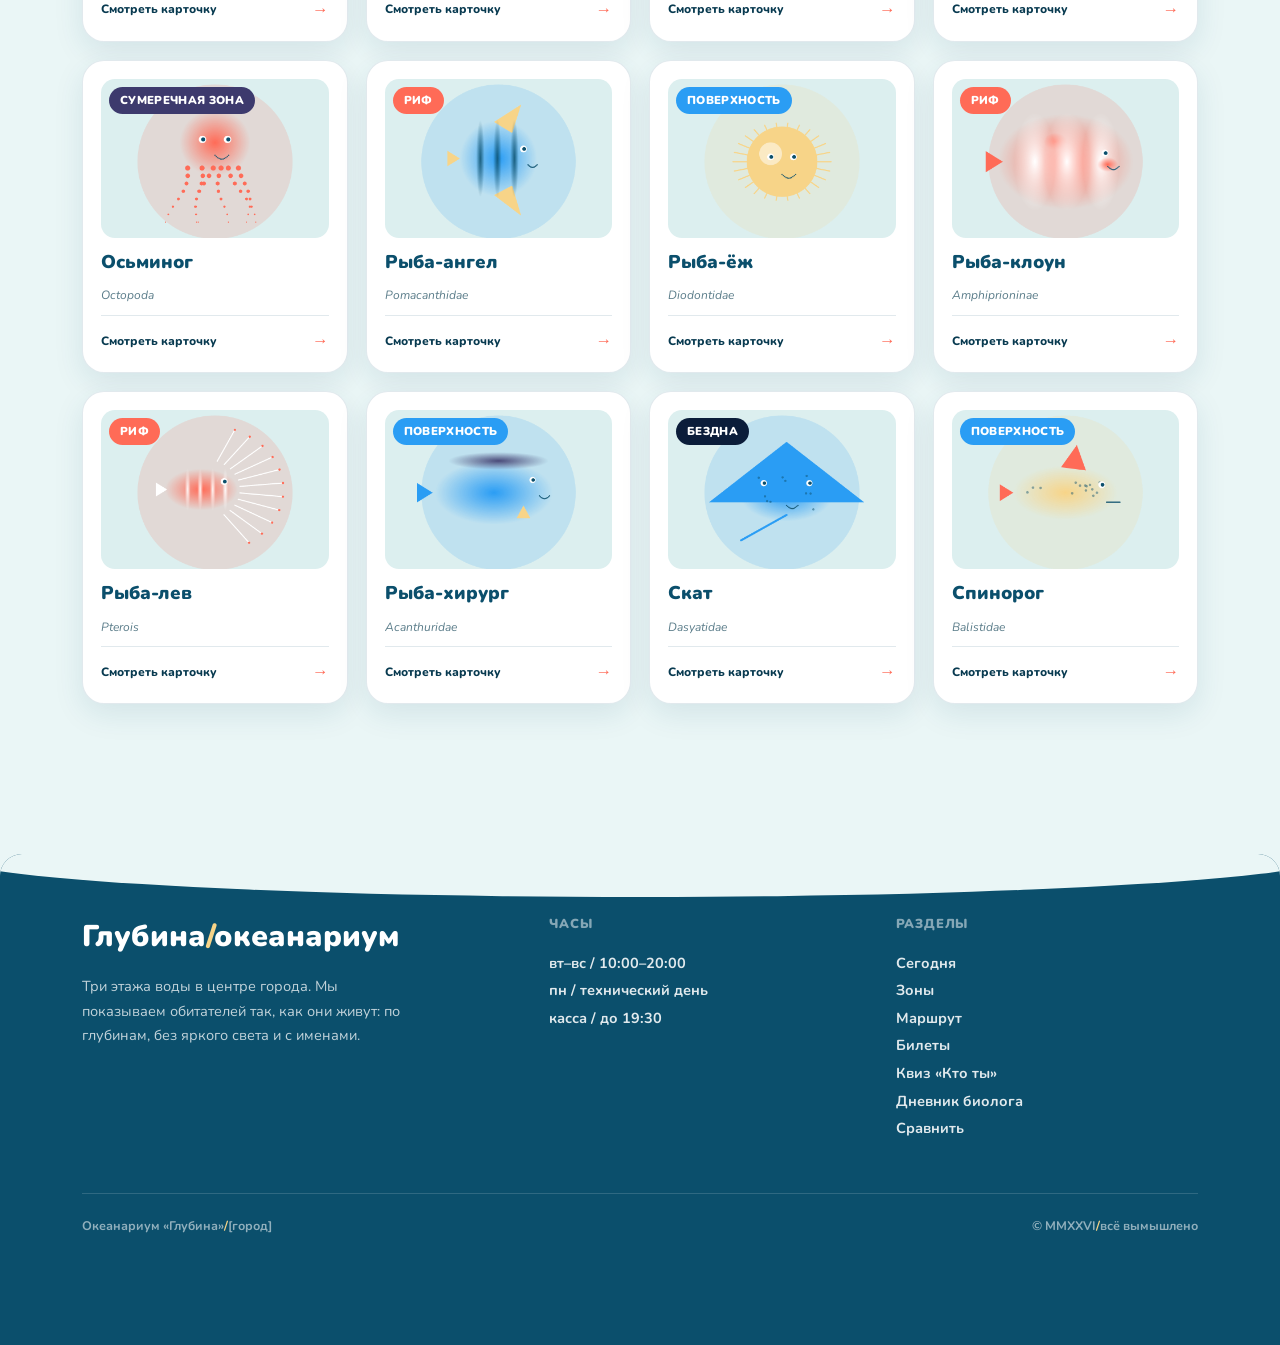
<file: creature.html>
<!DOCTYPE html>
<html lang="ru">
<head>
  <meta charset="UTF-8">
  <meta name="viewport" content="width=device-width, initial-scale=1">
  <meta name="theme-color" content="#eaf6f6">
  <title>Карточка обитателя — ГЛУБИНА</title>
  <meta name="description" content="Карточка обитателя океанариума «Глубина»: параметры, факт и соседи по залу.">
  <link rel="icon" type="image/svg+xml" href="assets/favicon.svg">
  <link rel="preconnect" href="https://fonts.googleapis.com">
  <link rel="preconnect" href="https://fonts.gstatic.com" crossorigin>
  <link href="https://fonts.googleapis.com/css2?family=Nunito:wght@400;600;700;800;900&display=swap" rel="stylesheet">
  <link rel="stylesheet" href="styles.css">
</head>
<body>

  <div class="bubbles" aria-hidden="true"></div>

  <header class="head">
    <a class="head__logo" href="index.html"><img src="assets/favicon.svg" alt="">Глубина<i>/</i>океанариум</a>
    <nav class="head__nav" aria-label="Разделы">
      <a href="index.html">Сегодня</a>
      <a href="catalog.html">Каталог</a>
      <a href="zones.html">Зоны</a>
      <a href="route.html">Маршрут</a>
      <a href="tickets.html">Билеты</a>
      <a href="about.html">О нас</a>
    </nav>
    <a class="btn btn--coral head__cta" href="tickets.html">Купить билет</a>
  </header>

  <nav class="tabbar" aria-label="Навигация">
    <a href="index.html"><span class="ticon" style="background:#2a9df4;color:#fff">С</span>Сегодня</a>
    <a href="catalog.html"><span class="ticon" style="background:#ff6b57;color:#fff">К</span>Каталог</a>
    <a href="zones.html"><span class="ticon" style="background:#3d3a6d;color:#fff">З</span>Зоны</a>
    <a href="route.html"><span class="ticon" style="background:#0b1d3a;color:#fff">М</span>Маршрут</a>
    <a href="tickets.html"><span class="ticon" style="background:#f7d488;color:#0b1d3a">Б</span>Билеты</a>
  </nav>

  <main class="detail" id="detailRoot">
    <div class="wrap">
      <p class="lead">Загружаем карточку…</p>
    </div>
  </main>

  <footer class="footer">
    <div class="wrap">
      <div class="footer__grid">
        <div>
          <p class="footer__brand">Глубина<i>/</i>океанариум</p>
          <p class="footer__about">Три этажа воды в центре города. Мы показываем обитателей так, как они живут: по глубинам, без яркого света и с именами.</p>
        </div>
        <div class="footer__col">
          <h4>Часы</h4>
          <p>вт–вс / 10:00–20:00</p>
          <p>пн / технический день</p>
          <p>касса / до 19:30</p>
        </div>
        <div class="footer__col">
          <h4>Разделы</h4>
          <a href="index.html">Сегодня</a>
          <a href="catalog.html">Каталог</a>
          <a href="zones.html">Зоны</a>
          <a href="tickets.html">Билеты</a>
        
          <a class="gap" href="quiz.html">Квиз «Кто ты»</a>
          <a class="gap" href="journal.html">Дневник биолога</a>
          <a class="gap" href="compare.html">Сравнить</a></div>
      </div>
      <div class="footer__meta">
        <span>Океанариум «Глубина»<i>/</i>[город]</span>
        <span>© MMXXVI<i>/</i>всё вымышлено</span>
      </div>
    </div>
  </footer>

  <script src="data/creatures.js"></script>
  <script src="script.js"></script>
</body>
</html>
</file>
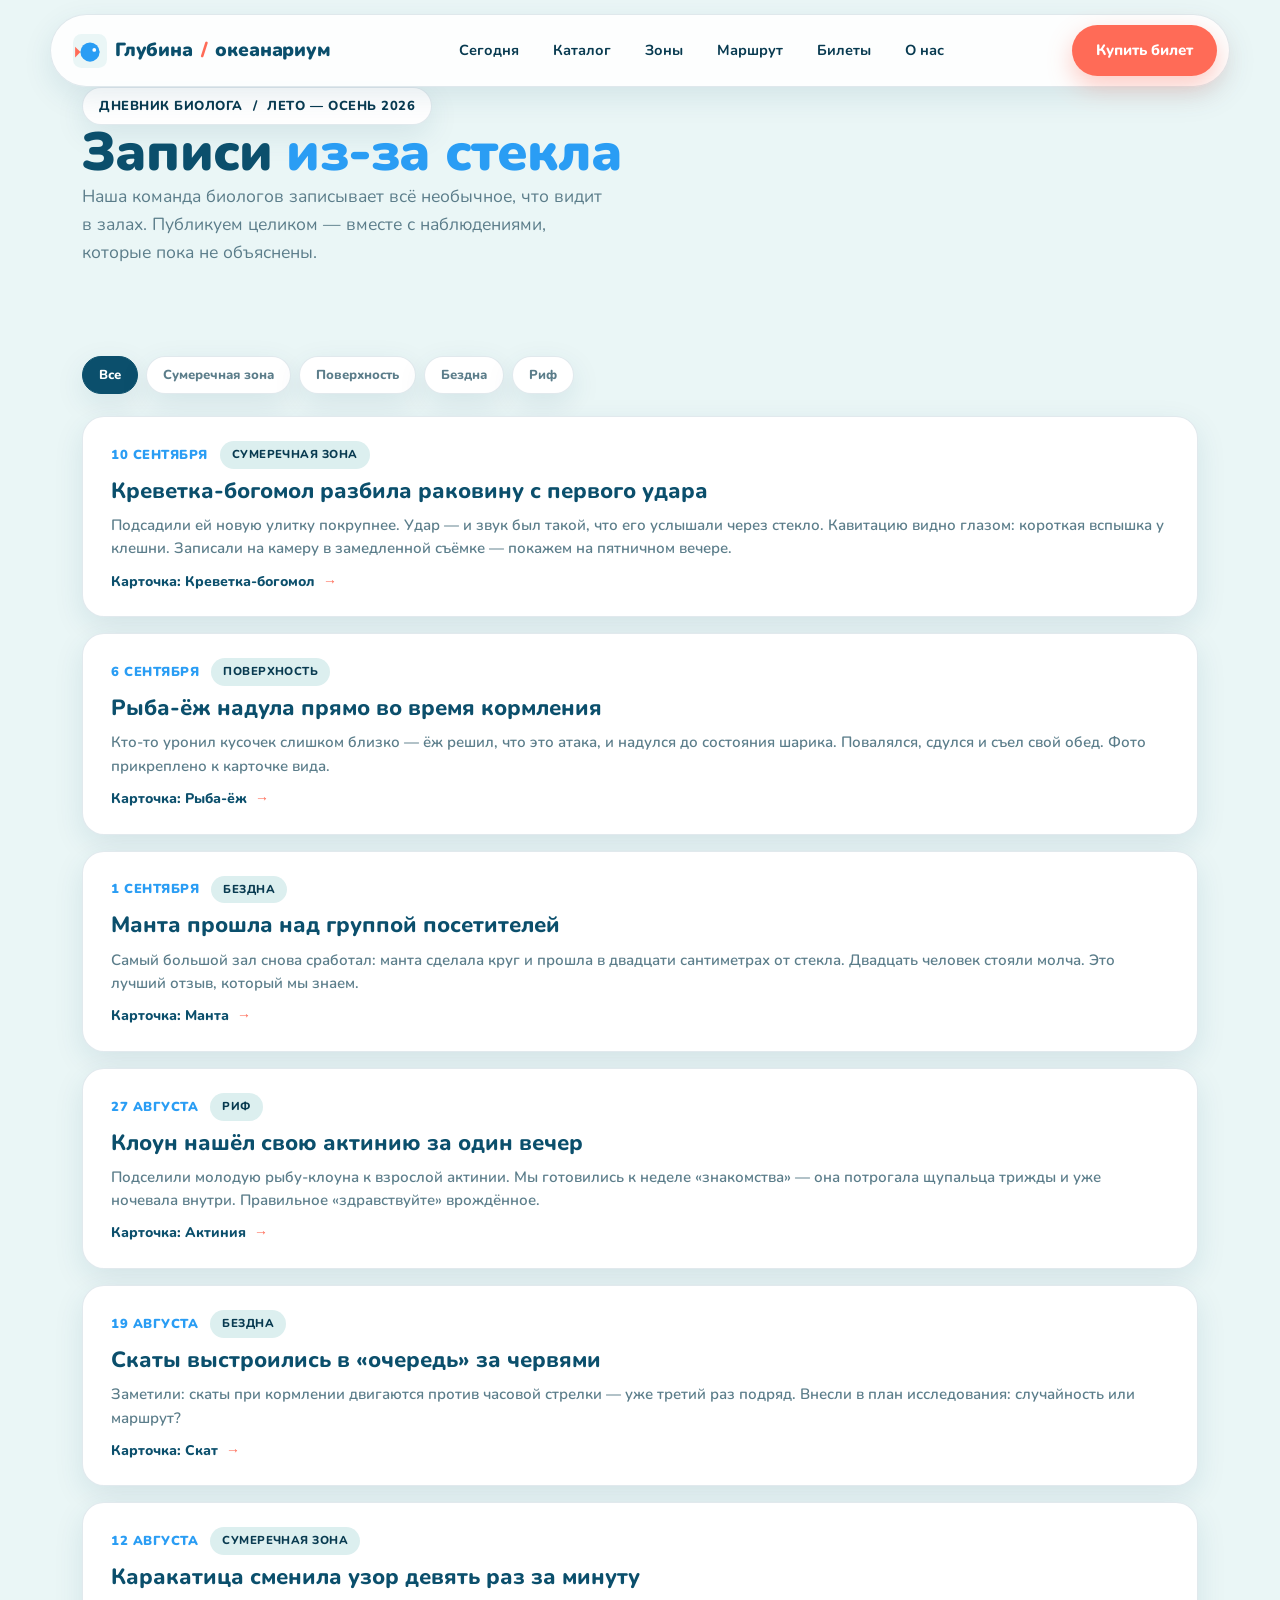
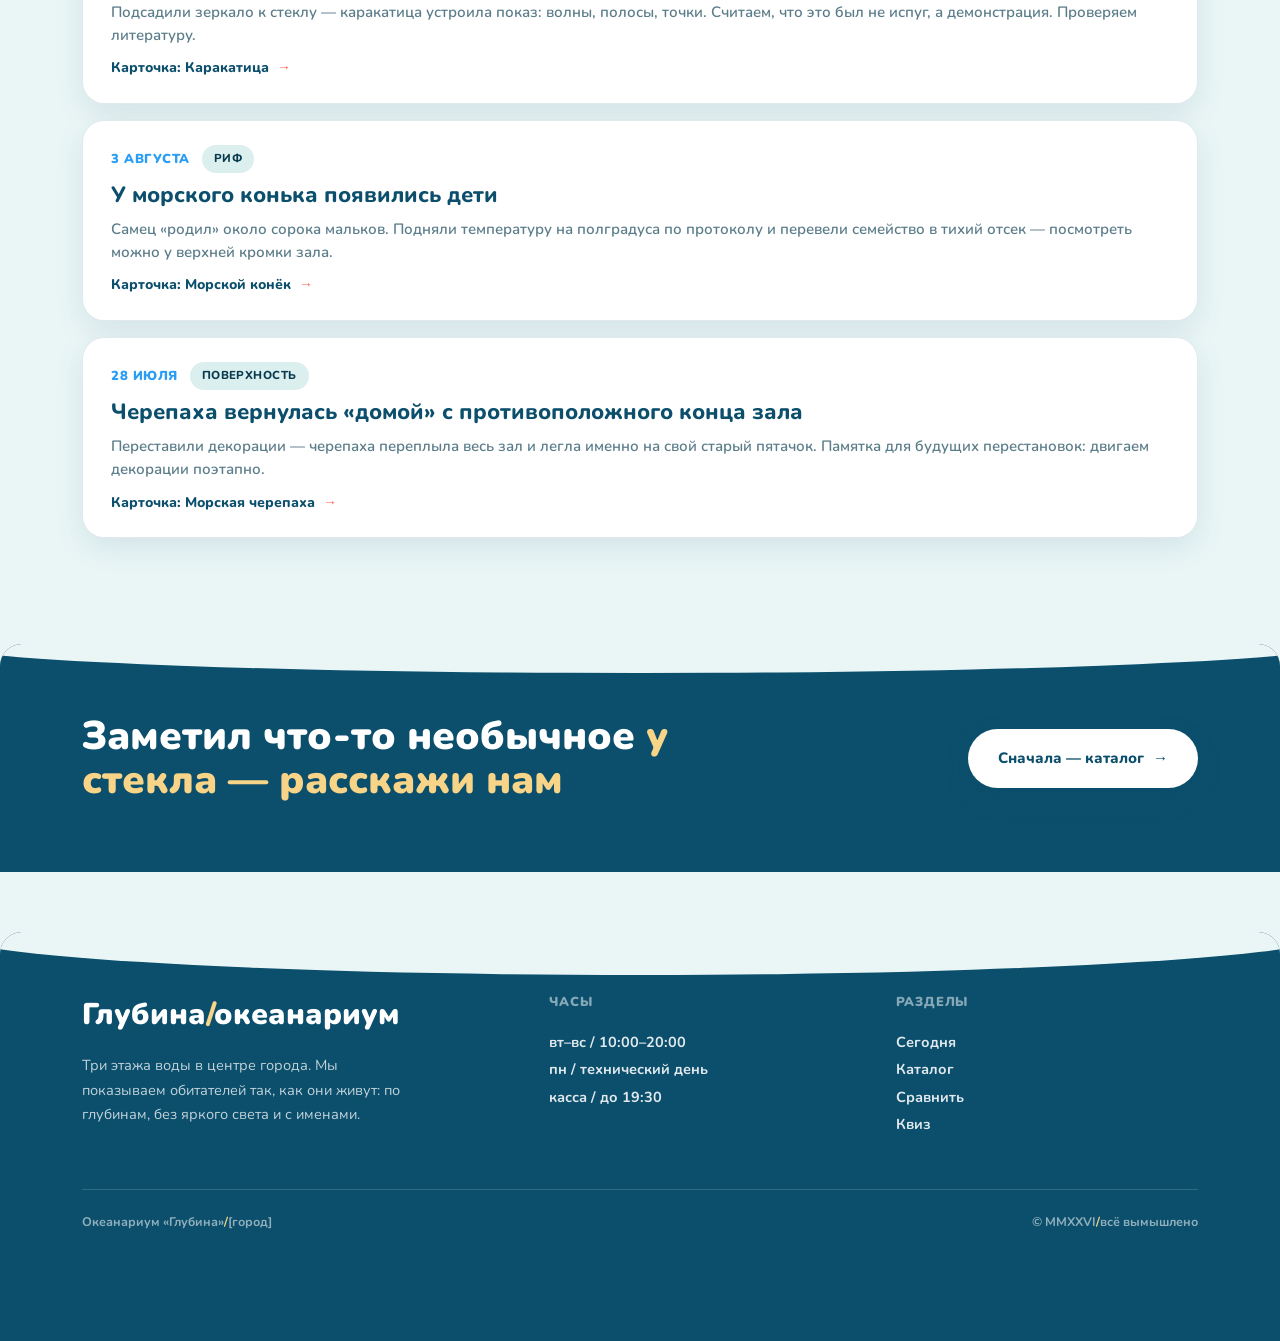
<file: journal.html>
<!DOCTYPE html>
<html lang="ru">
<head>
  <meta charset="UTF-8">
  <meta name="viewport" content="width=device-width, initial-scale=1">
  <meta name="theme-color" content="#eaf6f6">
  <title>Дневник биолога — ГЛУБИНА</title>
  <meta name="description" content="Дневник биолога океанариума «Глубина»: записи о кавитации креветки-богомола, детях морского конька и маршрутах скатов.">
  <link rel="icon" type="image/svg+xml" href="assets/favicon.svg">
  <link rel="preconnect" href="https://fonts.googleapis.com">
  <link rel="preconnect" href="https://fonts.gstatic.com" crossorigin>
  <link href="https://fonts.googleapis.com/css2?family=Nunito:wght@400;600;700;800;900&display=swap" rel="stylesheet">
  <link rel="stylesheet" href="styles.css">
</head>
<body>

  <div class="bubbles" aria-hidden="true"></div>

  <header class="head">
    <a class="head__logo" href="index.html"><img src="assets/favicon.svg" alt="">Глубина<i>/</i>океанариум</a>
    <nav class="head__nav" aria-label="Разделы">
      <a href="index.html">Сегодня</a>
      <a href="catalog.html">Каталог</a>
      <a href="zones.html">Зоны</a>
      <a href="route.html">Маршрут</a>
      <a href="tickets.html">Билеты</a>
      <a href="about.html">О нас</a>
    </nav>
    <a class="btn btn--coral head__cta" href="tickets.html">Купить билет</a>
  </header>

  <nav class="tabbar" aria-label="Навигация">
    <a href="index.html"><span class="ticon" style="background:#2a9df4;color:#fff">С</span>Сегодня</a>
    <a href="catalog.html"><span class="ticon" style="background:#ff6b57;color:#fff">К</span>Каталог</a>
    <a href="zones.html"><span class="ticon" style="background:#3d3a6d;color:#fff">З</span>Зоны</a>
    <a href="route.html"><span class="ticon" style="background:#0b1d3a;color:#fff">М</span>Маршрут</a>
    <a href="tickets.html"><span class="ticon" style="background:#f7d488;color:#0b1d3a">Б</span>Билеты</a>
  </nav>

  <main>
    <section class="pagehead">
      <div class="wrap">
        <span class="label rv">Дневник биолога<i>/</i>лето — осень 2026</span>
        <h1 class="h1 rv" data-d="1">Записи <em>из-за стекла</em></h1>
        <p class="lead rv" data-d="2">Наша команда биологов записывает всё необычное, что видит в залах. Публикуем целиком — вместе с наблюдениями, которые пока не объяснены.</p>
      </div>
    </section>

    <section class="sec tight">
      <div class="wrap">
        <div class="journal-tags" id="journalTags"></div>
        <div id="journalList"></div>
      </div>
    </section>

    <div class="ctaband">
      <div class="wrap">
        <h2 class="rv">Заметил что-то необычное <em>у стекла — расскажи нам</em></h2>
        <a class="btn btn--white rv" data-d="1" href="catalog.html"><span>Сначала — каталог</span><em class="btn__arrow">→</em></a>
      </div>
    </div>
  </main>

  <footer class="footer">
    <div class="wrap">
      <div class="footer__grid">
        <div>
          <p class="footer__brand">Глубина<i>/</i>океанариум</p>
          <p class="footer__about">Три этажа воды в центре города. Мы показываем обитателей так, как они живут: по глубинам, без яркого света и с именами.</p>
        </div>
        <div class="footer__col">
          <h4>Часы</h4>
          <p>вт–вс / 10:00–20:00</p>
          <p>пн / технический день</p>
          <p>касса / до 19:30</p>
        </div>
        <div class="footer__col">
          <h4>Разделы</h4>
          <a href="index.html">Сегодня</a>
          <a href="catalog.html">Каталог</a>
          <a href="compare.html">Сравнить</a>
          <a href="quiz.html">Квиз</a>
        </div>
      </div>
      <div class="footer__meta">
        <span>Океанариум «Глубина»<i>/</i>[город]</span>
        <span>© MMXXVI<i>/</i>всё вымышлено</span>
      </div>
    </div>
  </footer>

  <script src="data/creatures.js"></script>
  <script src="data/journal.js"></script>
  <script src="script.js"></script>
</body>
</html>
</file>
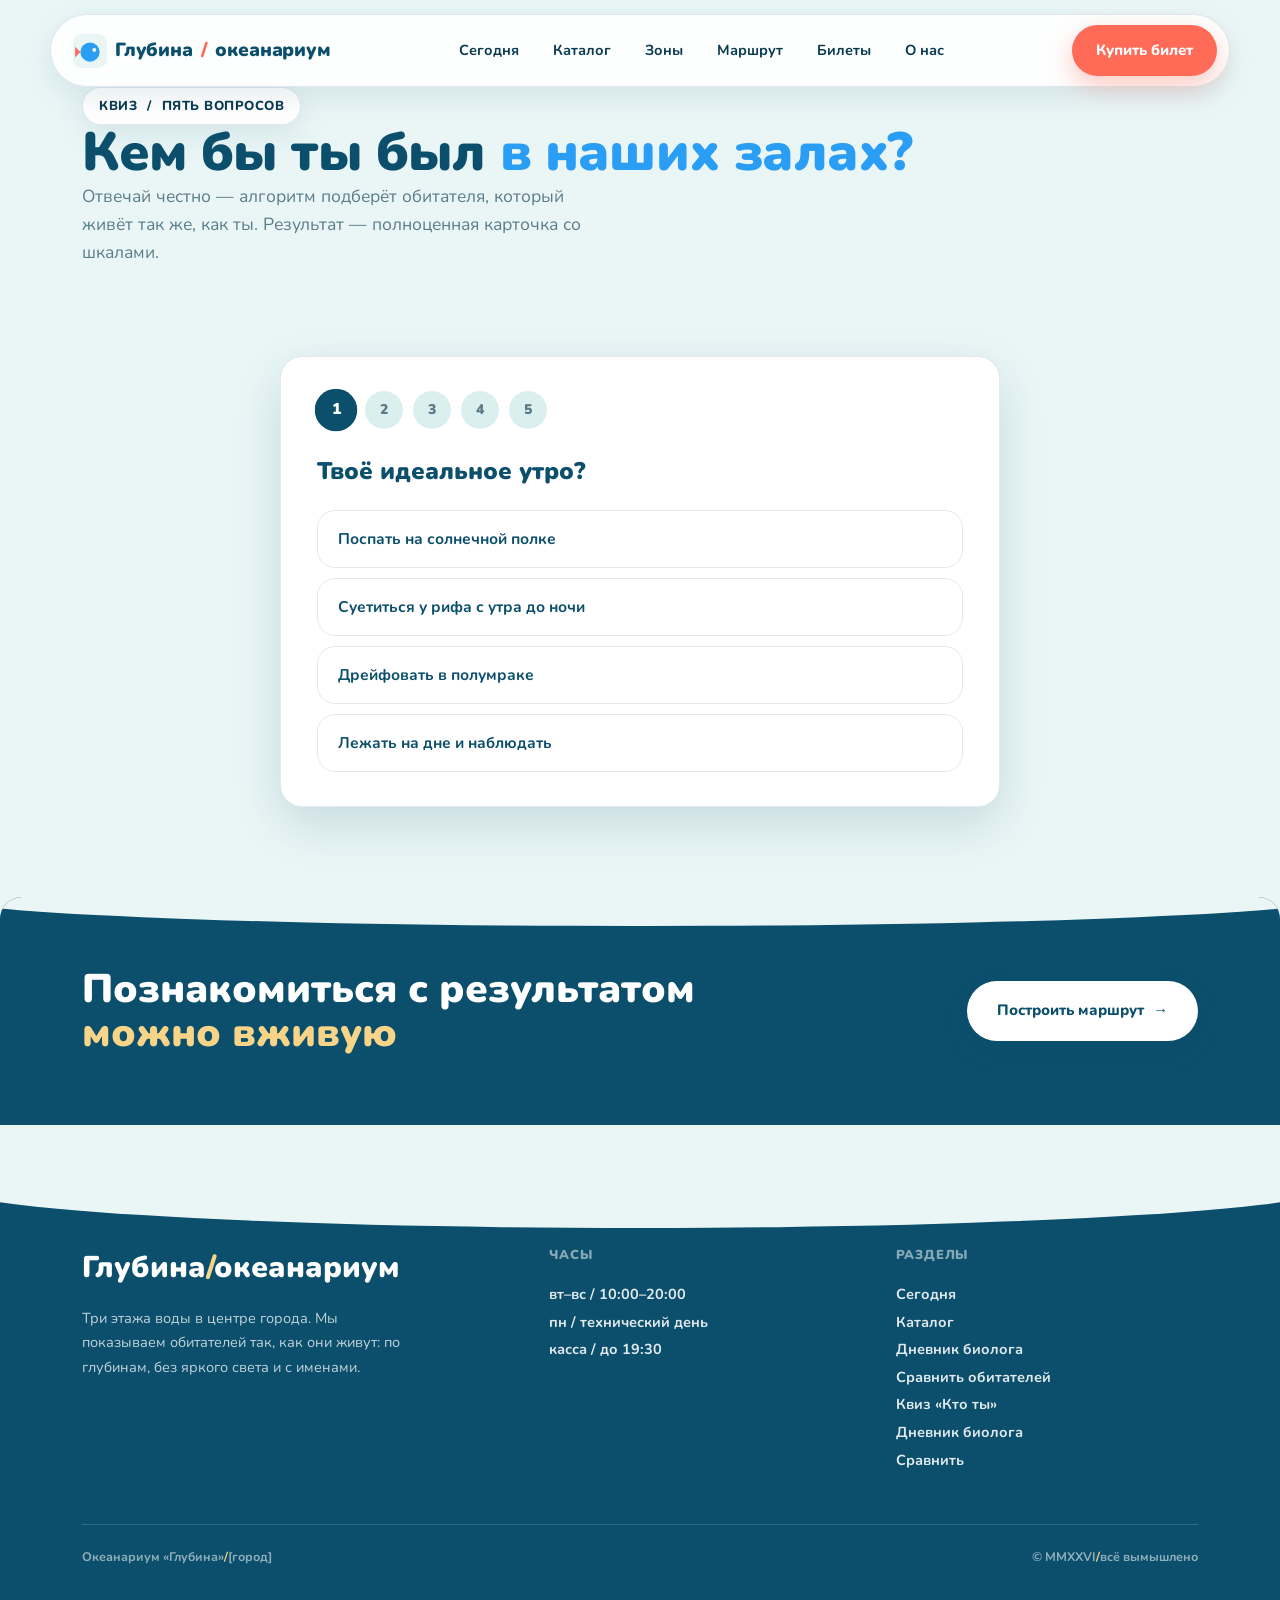
<file: quiz.html>
<!DOCTYPE html>
<html lang="ru">
<head>
  <meta charset="UTF-8">
  <meta name="viewport" content="width=device-width, initial-scale=1">
  <meta name="theme-color" content="#eaf6f6">
  <title>Кто ты из Глубины — ГЛУБИНА</title>
  <meta name="description" content="Пять вопросов океанариума «Глубина»: узнай, каким обитателем ты был бы в наших залах.">
  <link rel="icon" type="image/svg+xml" href="assets/favicon.svg">
  <link rel="preconnect" href="https://fonts.googleapis.com">
  <link rel="preconnect" href="https://fonts.gstatic.com" crossorigin>
  <link href="https://fonts.googleapis.com/css2?family=Nunito:wght@400;600;700;800;900&display=swap" rel="stylesheet">
  <link rel="stylesheet" href="styles.css">
</head>
<body>

  <div class="bubbles" aria-hidden="true"></div>

  <header class="head">
    <a class="head__logo" href="index.html"><img src="assets/favicon.svg" alt="">Глубина<i>/</i>океанариум</a>
    <nav class="head__nav" aria-label="Разделы">
      <a href="index.html">Сегодня</a>
      <a href="catalog.html">Каталог</a>
      <a href="zones.html">Зоны</a>
      <a href="route.html">Маршрут</a>
      <a href="tickets.html">Билеты</a>
      <a href="about.html">О нас</a>
    </nav>
    <a class="btn btn--coral head__cta" href="tickets.html">Купить билет</a>
  </header>

  <nav class="tabbar" aria-label="Навигация">
    <a href="index.html"><span class="ticon" style="background:#2a9df4;color:#fff">С</span>Сегодня</a>
    <a href="catalog.html"><span class="ticon" style="background:#ff6b57;color:#fff">К</span>Каталог</a>
    <a href="zones.html"><span class="ticon" style="background:#3d3a6d;color:#fff">З</span>Зоны</a>
    <a href="route.html"><span class="ticon" style="background:#0b1d3a;color:#fff">М</span>Маршрут</a>
    <a href="tickets.html"><span class="ticon" style="background:#f7d488;color:#0b1d3a">Б</span>Билеты</a>
  </nav>

  <main>
    <section class="pagehead">
      <div class="wrap">
        <span class="label rv">Квиз<i>/</i>пять вопросов</span>
        <h1 class="h1 rv" data-d="1">Кем бы ты был <em>в наших залах?</em></h1>
        <p class="lead rv" data-d="2">Отвечай честно — алгоритм подберёт обитателя, который живёт так же, как ты. Результат — полноценная карточка со шкалами.</p>
      </div>
    </section>

    <section class="sec tight">
      <div class="wrap">
        <div class="quizwrap" id="quizRoot">
          <div class="qdots" id="qDots"></div>
          <div id="quizBody"></div>
        </div>
      </div>
    </section>

    <div class="ctaband">
      <div class="wrap">
        <h2 class="rv">Познакомиться с результатом <em>можно вживую</em></h2>
        <a class="btn btn--white rv" data-d="1" href="route.html"><span>Построить маршрут</span><em class="btn__arrow">→</em></a>
      </div>
    </div>
  </main>

  <footer class="footer" style="border-radius:0;">
    <div class="wrap">
      <div class="footer__grid">
        <div>
          <p class="footer__brand">Глубина<i>/</i>океанариум</p>
          <p class="footer__about">Три этажа воды в центре города. Мы показываем обитателей так, как они живут: по глубинам, без яркого света и с именами.</p>
        </div>
        <div class="footer__col">
          <h4>Часы</h4>
          <p>вт–вс / 10:00–20:00</p>
          <p>пн / технический день</p>
          <p>касса / до 19:30</p>
        </div>
        <div class="footer__col">
          <h4>Разделы</h4>
          <a href="index.html">Сегодня</a>
          <a href="catalog.html">Каталог</a>
          <a href="journal.html">Дневник биолога</a>
          <a href="compare.html">Сравнить обитателей</a>
        
          <a class="gap" href="quiz.html">Квиз «Кто ты»</a>
          <a class="gap" href="journal.html">Дневник биолога</a>
          <a class="gap" href="compare.html">Сравнить</a></div>
      </div>
      <div class="footer__meta">
        <span>Океанариум «Глубина»<i>/</i>[город]</span>
        <span>© MMXXVI<i>/</i>всё вымышлено</span>
      </div>
    </div>
  </footer>

  <script src="data/creatures.js"></script>
  <script src="script.js"></script>
</body>
</html>
</file>
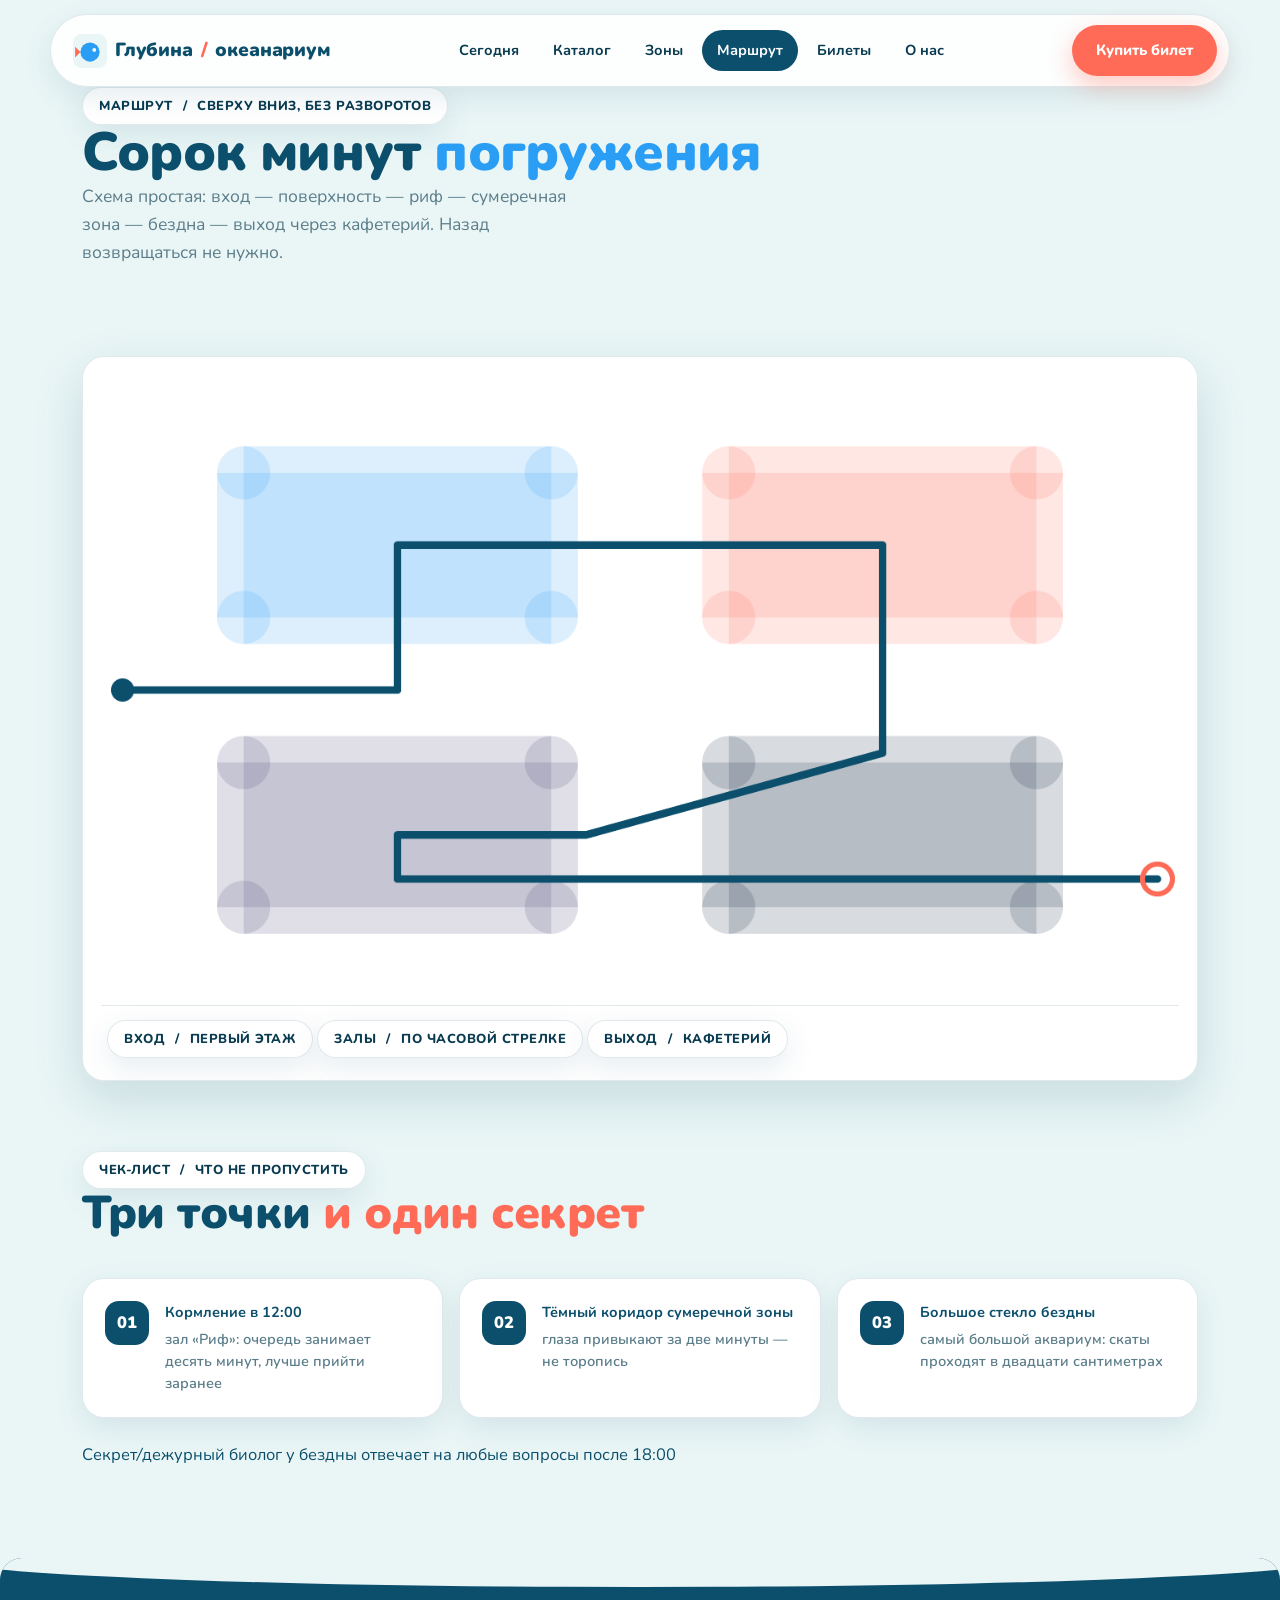
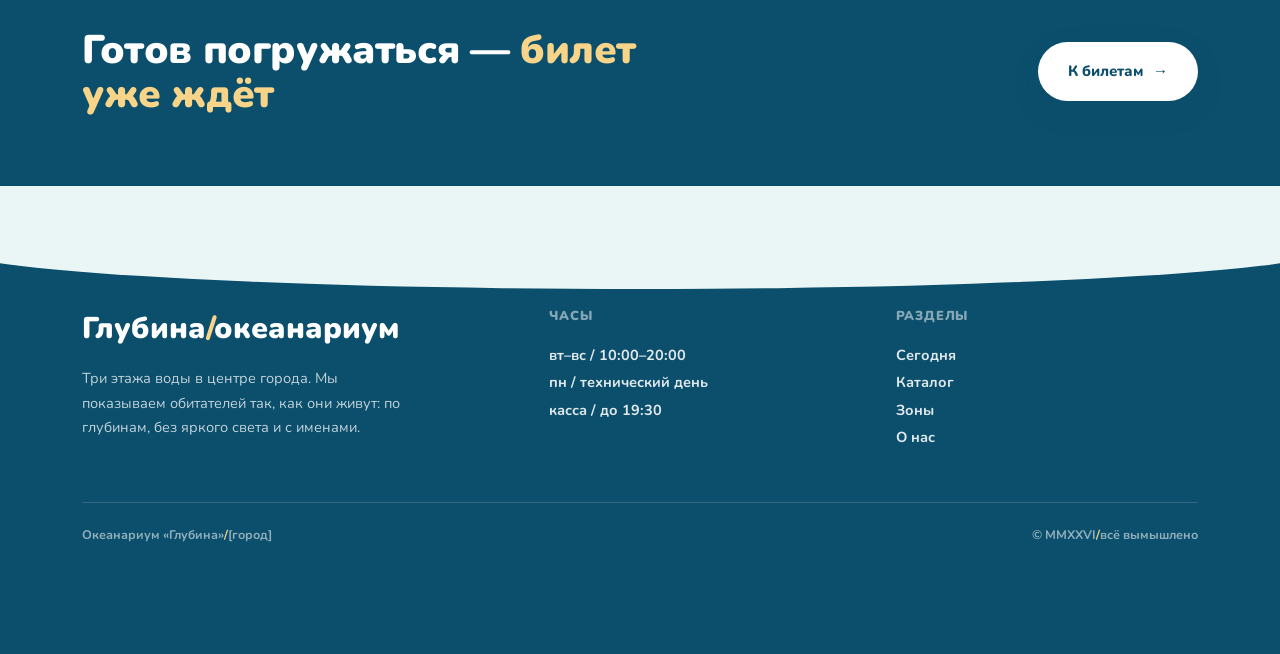
<file: route.html>
<!DOCTYPE html>
<html lang="ru">
<head>
  <meta charset="UTF-8">
  <meta name="viewport" content="width=device-width, initial-scale=1">
  <meta name="theme-color" content="#eaf6f6">
  <title>Маршрут — ГЛУБИНА</title>
  <meta name="description" content="Маршрут по залам океанариума «Глубина»: от поверхности до бездны, с планом и чек-листом того, что нельзя пропустить.">
  <link rel="icon" type="image/svg+xml" href="assets/favicon.svg">
  <link rel="preconnect" href="https://fonts.googleapis.com">
  <link rel="preconnect" href="https://fonts.gstatic.com" crossorigin>
  <link href="https://fonts.googleapis.com/css2?family=Nunito:wght@400;600;700;800;900&display=swap" rel="stylesheet">
  <link rel="stylesheet" href="styles.css">
</head>
<body>

  <div class="bubbles" aria-hidden="true"></div>

  <header class="head">
    <a class="head__logo" href="index.html"><img src="assets/favicon.svg" alt="">Глубина<i>/</i>океанариум</a>
    <nav class="head__nav" aria-label="Разделы">
      <a href="index.html">Сегодня</a>
      <a href="catalog.html">Каталог</a>
      <a href="zones.html">Зоны</a>
      <a href="route.html">Маршрут</a>
      <a href="tickets.html">Билеты</a>
      <a href="about.html">О нас</a>
    </nav>
    <a class="btn btn--coral head__cta" href="tickets.html">Купить билет</a>
  </header>

  <nav class="tabbar" aria-label="Навигация">
    <a href="index.html"><span class="ticon" style="background:#2a9df4;color:#fff">С</span>Сегодня</a>
    <a href="catalog.html"><span class="ticon" style="background:#ff6b57;color:#fff">К</span>Каталог</a>
    <a href="zones.html"><span class="ticon" style="background:#3d3a6d;color:#fff">З</span>Зоны</a>
    <a href="route.html"><span class="ticon" style="background:#0b1d3a;color:#fff">М</span>Маршрут</a>
    <a href="tickets.html"><span class="ticon" style="background:#f7d488;color:#0b1d3a">Б</span>Билеты</a>
  </nav>

  <main>
    <section class="pagehead">
      <div class="wrap">
        <span class="label rv">Маршрут<i>/</i>сверху вниз, без разворотов</span>
        <h1 class="h1 rv" data-d="1">Сорок минут <em>погружения</em></h1>
        <p class="lead rv" data-d="2">Схема простая: вход — поверхность — риф — сумеречная зона — бездна — выход через кафетерий. Назад возвращаться не нужно.</p>
      </div>
    </section>

    <section class="sec tight">
      <div class="wrap">
        <figure class="routeimg rv">
          <img src="assets/route.png" alt="Схема залов: вход, четыре зоны глубин и выход через кафетерий">
          <figcaption class="mapband__meta" style="border:none; border-top: 1.5px solid var(--line); padding: 14px 6px 4px;">
            <span class="label">вход<i>/</i>первый этаж</span>
            <span class="label">залы<i>/</i>по часовой стрелке</span>
            <span class="label">выход<i>/</i>кафетерий</span>
          </figcaption>
        </figure>

        <div class="sec__head" style="margin-top: 70px;">
          <div>
            <span class="label rv">Чек-лист<i>/</i>что не пропустить</span>
            <h2 class="h2 rv" data-d="1">Три точки <em>и один секрет</em></h2>
          </div>
        </div>
        <div class="checklist">
          <div class="check rv">
            <span class="check__n">01</span>
            <p>Кормление в 12:00 <span>зал «Риф»: очередь занимает десять минут, лучше прийти заранее</span></p>
          </div>
          <div class="check rv" data-d="1">
            <span class="check__n">02</span>
            <p>Тёмный коридор сумеречной зоны <span>глаза привыкают за две минуты — не торопись</span></p>
          </div>
          <div class="check rv" data-d="2">
            <span class="check__n">03</span>
            <p>Большое стекло бездны <span>самый большой аквариум: скаты проходят в двадцати сантиметрах</span></p>
          </div>
        </div>
        <p class="footnote rv" data-d="3" style="margin-top: 24px;">Секрет<i>/</i>дежурный биолог у бездны отвечает на любые вопросы после 18:00</p>
      </div>
    </section>

    <div class="ctaband" style="background: var(--deep); border-radius: var(--r) var(--r) 0 0;">
      <div class="wrap">
        <h2 class="h2" style="color:#fff">Готов погружаться — <em style="color:var(--sand)">билет уже ждёт</em></h2>
        <a class="btn btn--white" href="tickets.html"><span>К билетам</span><em class="btn__arrow">→</em></a>
      </div>
    </div>
  </main>

  <footer class="footer" style="border-radius:0;">
    <div class="wrap">
      <div class="footer__grid">
        <div>
          <p class="footer__brand">Глубина<i>/</i>океанариум</p>
          <p class="footer__about">Три этажа воды в центре города. Мы показываем обитателей так, как они живут: по глубинам, без яркого света и с именами.</p>
        </div>
        <div class="footer__col">
          <h4>Часы</h4>
          <p>вт–вс / 10:00–20:00</p>
          <p>пн / технический день</p>
          <p>касса / до 19:30</p>
        </div>
        <div class="footer__col">
          <h4>Разделы</h4>
          <a href="index.html">Сегодня</a>
          <a href="catalog.html">Каталог</a>
          <a href="zones.html">Зоны</a>
          <a href="about.html">О нас</a>
        </div>
      </div>
      <div class="footer__meta">
        <span>Океанариум «Глубина»<i>/</i>[город]</span>
        <span>© MMXXVI<i>/</i>всё вымышлено</span>
      </div>
    </div>
  </footer>

  <script src="data/creatures.js"></script>
  <script src="script.js"></script>
</body>
</html>
</file>
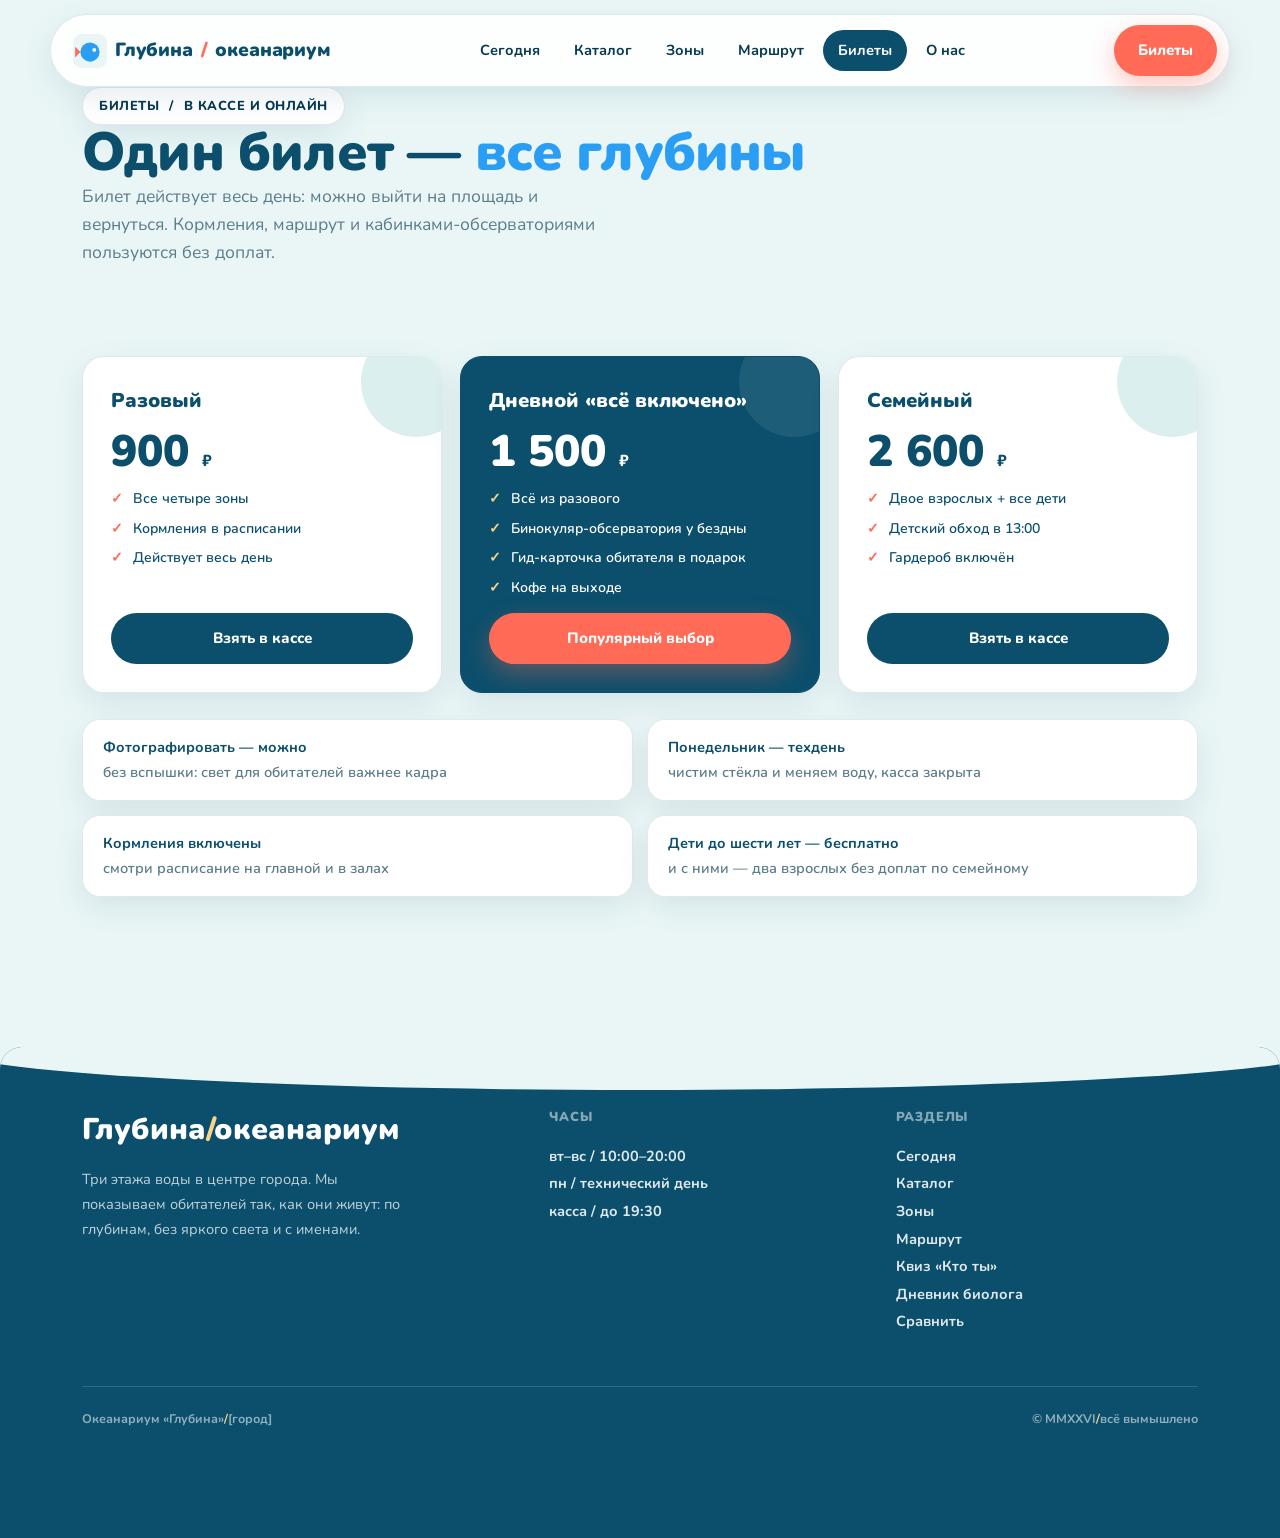
<file: tickets.html>
<!DOCTYPE html>
<html lang="ru">
<head>
  <meta charset="UTF-8">
  <meta name="viewport" content="width=device-width, initial-scale=1">
  <meta name="theme-color" content="#eaf6f6">
  <title>Билеты — ГЛУБИНА</title>
  <meta name="description" content="Билеты океанариума «Глубина»: разовый, дневной «всё включено» и семейный. Правила посещения и часы работы.">
  <link rel="icon" type="image/svg+xml" href="assets/favicon.svg">
  <link rel="preconnect" href="https://fonts.googleapis.com">
  <link rel="preconnect" href="https://fonts.gstatic.com" crossorigin>
  <link href="https://fonts.googleapis.com/css2?family=Nunito:wght@400;600;700;800;900&display=swap" rel="stylesheet">
  <link rel="stylesheet" href="styles.css">
</head>
<body>

  <div class="bubbles" aria-hidden="true"></div>

  <header class="head">
    <a class="head__logo" href="index.html"><img src="assets/favicon.svg" alt="">Глубина<i>/</i>океанариум</a>
    <nav class="head__nav" aria-label="Разделы">
      <a href="index.html">Сегодня</a>
      <a href="catalog.html">Каталог</a>
      <a href="zones.html">Зоны</a>
      <a href="route.html">Маршрут</a>
      <a href="tickets.html">Билеты</a>
      <a href="about.html">О нас</a>
    </nav>
    <a class="btn btn--coral head__cta" href="#tickets">Билеты</a>
  </header>

  <nav class="tabbar" aria-label="Навигация">
    <a href="index.html"><span class="ticon" style="background:#2a9df4;color:#fff">С</span>Сегодня</a>
    <a href="catalog.html"><span class="ticon" style="background:#ff6b57;color:#fff">К</span>Каталог</a>
    <a href="zones.html"><span class="ticon" style="background:#3d3a6d;color:#fff">З</span>Зоны</a>
    <a href="route.html"><span class="ticon" style="background:#0b1d3a;color:#fff">М</span>Маршрут</a>
    <a href="tickets.html"><span class="ticon" style="background:#f7d488;color:#0b1d3a">Б</span>Билеты</a>
  </nav>

  <main>
    <section class="pagehead">
      <div class="wrap">
        <span class="label rv">Билеты<i>/</i>в кассе и онлайн</span>
        <h1 class="h1 rv" data-d="1">Один билет — <em>все глубины</em></h1>
        <p class="lead rv" data-d="2">Билет действует весь день: можно выйти на площадь и вернуться. Кормления, маршрут и кабинками-обсерваториями пользуются без доплат.</p>
      </div>
    </section>

    <section class="sec tight" id="tickets">
      <div class="wrap">
        <div class="tickets">
          <div class="ticket rv">
            <h3>Разовый</h3>
            <p class="ticket__price">900 <small>₽</small></p>
            <ul>
              <li>Все четыре зоны</li>
              <li>Кормления в расписании</li>
              <li>Действует весь день</li>
            </ul>
            <button class="btn btn--deep" type="button"><span>Взять в кассе</span></button>
          </div>
          <div class="ticket is-best rv" data-d="1">
            <h3>Дневной «всё включено»</h3>
            <p class="ticket__price">1 500 <small>₽</small></p>
            <ul>
              <li>Всё из разового</li>
              <li>Бинокуляр-обсерватория у бездны</li>
              <li>Гид-карточка обитателя в подарок</li>
              <li>Кофе на выходе</li>
            </ul>
            <button class="btn btn--coral" type="button"><span>Популярный выбор</span></button>
          </div>
          <div class="ticket rv" data-d="2">
            <h3>Семейный</h3>
            <p class="ticket__price">2 600 <small>₽</small></p>
            <ul>
              <li>Двое взрослых + все дети</li>
              <li>Детский обход в 13:00</li>
              <li>Гардероб включён</li>
            </ul>
            <button class="btn btn--deep" type="button"><span>Взять в кассе</span></button>
          </div>
        </div>

        <div class="rules">
          <div class="rule rv">Фотографировать — можно<span>без вспышки: свет для обитателей важнее кадра</span></div>
          <div class="rule rv" data-d="1">Понедельник — техдень<span>чистим стёкла и меняем воду, касса закрыта</span></div>
          <div class="rule rv" data-d="2">Кормления включены<span>смотри расписание на главной и в залах</span></div>
          <div class="rule rv" data-d="3">Дети до шести лет — бесплатно<span>и с ними — два взрослых без доплат по семейному</span></div>
        </div>
      </div>
    </section>
  </main>

  <footer class="footer">
    <div class="wrap">
      <div class="footer__grid">
        <div>
          <p class="footer__brand">Глубина<i>/</i>океанариум</p>
          <p class="footer__about">Три этажа воды в центре города. Мы показываем обитателей так, как они живут: по глубинам, без яркого света и с именами.</p>
        </div>
        <div class="footer__col">
          <h4>Часы</h4>
          <p>вт–вс / 10:00–20:00</p>
          <p>пн / технический день</p>
          <p>касса / до 19:30</p>
        </div>
        <div class="footer__col">
          <h4>Разделы</h4>
          <a href="index.html">Сегодня</a>
          <a href="catalog.html">Каталог</a>
          <a href="zones.html">Зоны</a>
          <a href="route.html">Маршрут</a>
        
          <a class="gap" href="quiz.html">Квиз «Кто ты»</a>
          <a class="gap" href="journal.html">Дневник биолога</a>
          <a class="gap" href="compare.html">Сравнить</a></div>
      </div>
      <div class="footer__meta">
        <span>Океанариум «Глубина»<i>/</i>[город]</span>
        <span>© MMXXVI<i>/</i>всё вымышлено</span>
      </div>
    </div>
  </footer>

  <script src="data/creatures.js"></script>
  <script src="script.js"></script>
</body>
</html>
</file>
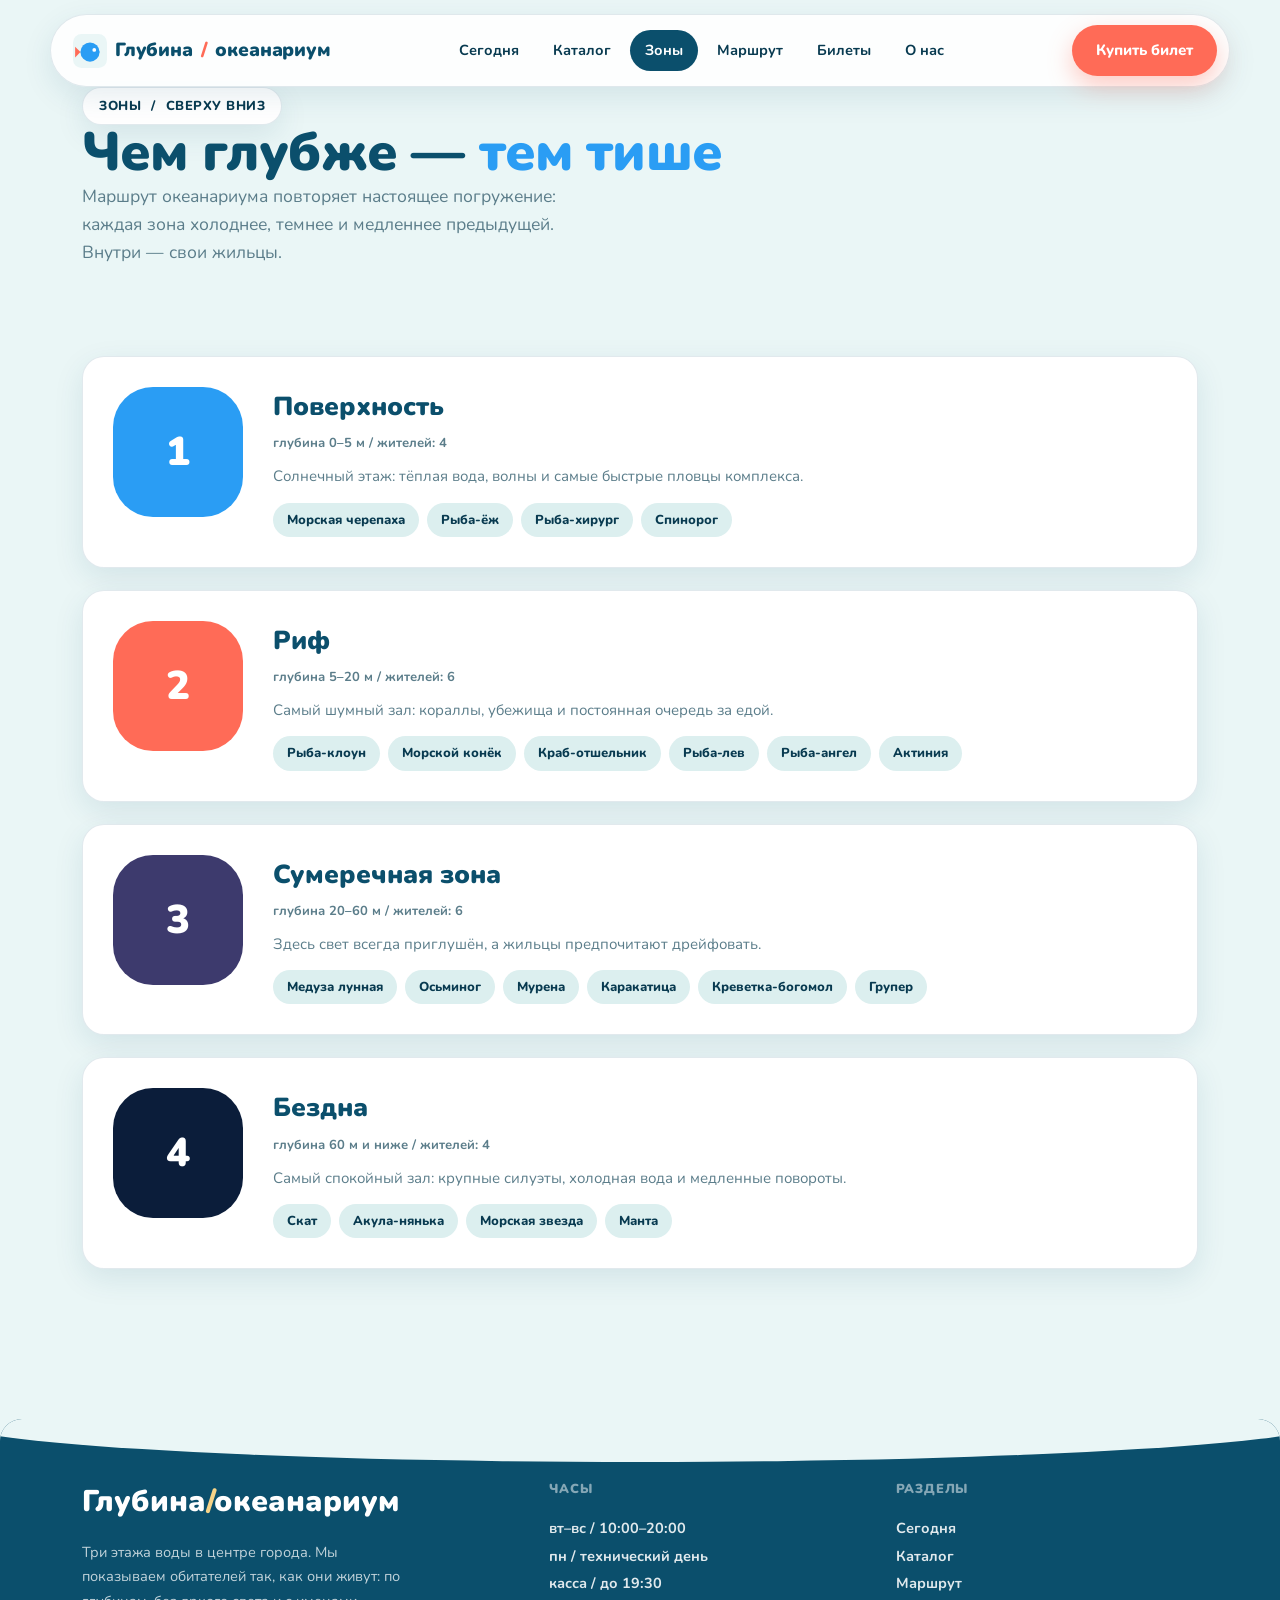
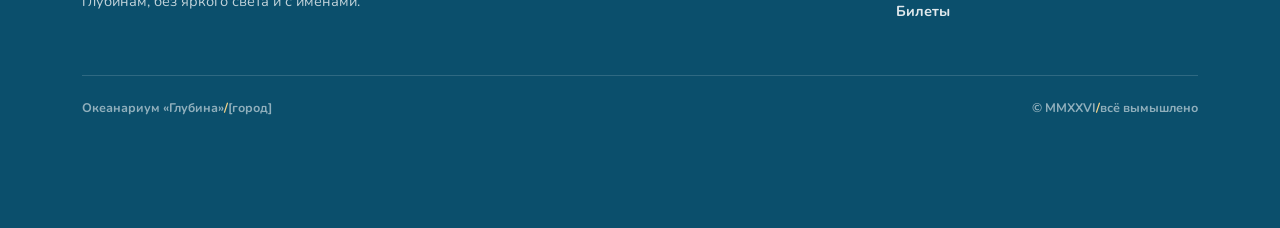
<file: zones.html>
<!DOCTYPE html>
<html lang="ru">
<head>
  <meta charset="UTF-8">
  <meta name="viewport" content="width=device-width, initial-scale=1">
  <meta name="theme-color" content="#eaf6f6">
  <title>Зоны глубины — ГЛУБИНА</title>
  <meta name="description" content="Четыре зоны океанариума «Глубина»: поверхность, риф, сумеречная зона и бездна — со своими обитателями и водой.">
  <link rel="icon" type="image/svg+xml" href="assets/favicon.svg">
  <link rel="preconnect" href="https://fonts.googleapis.com">
  <link rel="preconnect" href="https://fonts.gstatic.com" crossorigin>
  <link href="https://fonts.googleapis.com/css2?family=Nunito:wght@400;600;700;800;900&display=swap" rel="stylesheet">
  <link rel="stylesheet" href="styles.css">
</head>
<body>

  <div class="bubbles" aria-hidden="true"></div>

  <header class="head">
    <a class="head__logo" href="index.html"><img src="assets/favicon.svg" alt="">Глубина<i>/</i>океанариум</a>
    <nav class="head__nav" aria-label="Разделы">
      <a href="index.html">Сегодня</a>
      <a href="catalog.html">Каталог</a>
      <a href="zones.html">Зоны</a>
      <a href="route.html">Маршрут</a>
      <a href="tickets.html">Билеты</a>
      <a href="about.html">О нас</a>
    </nav>
    <a class="btn btn--coral head__cta" href="tickets.html">Купить билет</a>
  </header>

  <nav class="tabbar" aria-label="Навигация">
    <a href="index.html"><span class="ticon" style="background:#2a9df4;color:#fff">С</span>Сегодня</a>
    <a href="catalog.html"><span class="ticon" style="background:#ff6b57;color:#fff">К</span>Каталог</a>
    <a href="zones.html"><span class="ticon" style="background:#3d3a6d;color:#fff">З</span>Зоны</a>
    <a href="route.html"><span class="ticon" style="background:#0b1d3a;color:#fff">М</span>Маршрут</a>
    <a href="tickets.html"><span class="ticon" style="background:#f7d488;color:#0b1d3a">Б</span>Билеты</a>
  </nav>

  <main>
    <section class="pagehead">
      <div class="wrap">
        <span class="label rv">Зоны<i>/</i>сверху вниз</span>
        <h1 class="h1 rv" data-d="1">Чем глубже — <em>тем тише</em></h1>
        <p class="lead rv" data-d="2">Маршрут океанариума повторяет настоящее погружение: каждая зона холоднее, темнее и медленнее предыдущей. Внутри — свои жильцы.</p>
      </div>
    </section>

    <section class="sec tight">
      <div class="wrap zones" id="zonesRoot"></div>
    </section>
  </main>

  <footer class="footer">
    <div class="wrap">
      <div class="footer__grid">
        <div>
          <p class="footer__brand">Глубина<i>/</i>океанариум</p>
          <p class="footer__about">Три этажа воды в центре города. Мы показываем обитателей так, как они живут: по глубинам, без яркого света и с именами.</p>
        </div>
        <div class="footer__col">
          <h4>Часы</h4>
          <p>вт–вс / 10:00–20:00</p>
          <p>пн / технический день</p>
          <p>касса / до 19:30</p>
        </div>
        <div class="footer__col">
          <h4>Разделы</h4>
          <a href="index.html">Сегодня</a>
          <a href="catalog.html">Каталог</a>
          <a href="route.html">Маршрут</a>
          <a href="tickets.html">Билеты</a>
        </div>
      </div>
      <div class="footer__meta">
        <span>Океанариум «Глубина»<i>/</i>[город]</span>
        <span>© MMXXVI<i>/</i>всё вымышлено</span>
      </div>
    </div>
  </footer>

  <script src="data/creatures.js"></script>
  <script src="script.js"></script>
</body>
</html>
</file>
<file: styles.css>
/* ГЛУБИНА — океанариум. Светлая аква-система: скругления, пузыри, пружина.
   Совсем другой скелет: без фиксированного лендинг-хедера, шторок, прелоадера и марки. */

:root {
  --aqua: #eaf6f6;
  --aqua-2: #dcefef;
  --card: #ffffff;
  --deep: #0b4f6c;
  --deep-2: #083a50;
  --coral: #ff6b57;
  --sky: #2a9df4;
  --indigo: #3d3a6d;
  --abyss: #0b1d3a;
  --sand: #f7d488;
  --muted: #5b7d8a;
  --line: rgba(11, 79, 108, 0.12);
  --shadow: 0 10px 30px rgba(11, 79, 108, 0.10);
  --shadow-big: 0 18px 50px rgba(11, 79, 108, 0.16);
  --r: 22px;
  --spring: cubic-bezier(0.34, 1.56, 0.64, 1);
  --soft: cubic-bezier(0.22, 1, 0.36, 1);
  --f: 'Nunito', sans-serif;
}

* { margin: 0; padding: 0; box-sizing: border-box; }
html { scroll-behavior: smooth; }

body {
  background: var(--aqua);
  color: var(--deep);
  font-family: var(--f);
  font-size: 16.5px;
  line-height: 1.55;
  -webkit-font-smoothing: antialiased;
  overflow-x: hidden;
}
body.no-scroll { overflow: hidden; }

::selection { background: var(--coral); color: #fff; }
::-webkit-scrollbar { width: 12px; }
::-webkit-scrollbar-track { background: var(--aqua-2); }
::-webkit-scrollbar-thumb { background: #b8dcdd; border-radius: 8px; border: 3px solid var(--aqua-2); }
::-webkit-scrollbar-thumb:hover { background: var(--sky); }

img { display: block; max-width: 100%; }
a { color: inherit; text-decoration: none; }
button { font: inherit; color: inherit; background: none; border: none; cursor: pointer; }
[hidden] { display: none !important; }

.wrap { max-width: 1180px; margin: 0 auto; padding: 0 32px; position: relative; }

/* ---------- типографика ---------- */

.h1 {
  font-weight: 900;
  font-size: clamp(34px, 4.2vw, 60px);
  line-height: 1.05;
  letter-spacing: -0.015em;
}
.h1 em { font-style: normal; color: var(--sky); }
.h2 { font-weight: 900; font-size: clamp(28px, 3.6vw, 46px); line-height: 1.06; letter-spacing: -0.01em; }
.h2 em { font-style: normal; color: var(--coral); }
.h3 { font-weight: 800; font-size: 22px; line-height: 1.15; }
.lead { font-size: 17.5px; line-height: 1.6; color: var(--muted); max-width: 520px; }
.muted { color: var(--muted); }

.label {
  display: inline-flex;
  gap: 10px;
  font-weight: 800;
  font-size: 13px;
  letter-spacing: 0.04em;
  text-transform: uppercase;
  color: var(--deep-2);
  background: #fff;
  border: 1.5px solid var(--line);
  border-radius: 999px;
  padding: 8px 16px;
  box-shadow: var(--shadow);
}
.label i { font-style: normal; }

/* ---------- шапка-пузырь ---------- */

.head {
  position: sticky;
  top: 14px;
  z-index: 700;
  margin: 14px auto 0;
  max-width: 1180px;
  width: calc(100% - 32px);
  background: rgba(255, 255, 255, 0.88);
  border: 1.5px solid var(--line);
  border-radius: 999px;
  box-shadow: var(--shadow);
  display: flex;
  align-items: center;
  gap: 20px;
  padding: 10px 12px 10px 22px;
  backdrop-filter: blur(6px);
}
.head__logo { font-weight: 900; font-size: 19px; letter-spacing: -0.01em; display: inline-flex; align-items: center; gap: 8px; }
.head__logo img { width: 34px; height: 34px; }
.head__logo i { font-style: normal; color: var(--coral); }
.head__nav { display: flex; gap: 4px; margin: 0 auto; }
.head__nav a {
  font-weight: 700;
  font-size: 14.5px;
  color: var(--deep-2);
  padding: 9px 15px;
  border-radius: 999px;
  transition: background-color 0.35s var(--spring), color 0.35s var(--spring);
}
.head__nav a:hover { background: var(--aqua-2); }
.head__nav a.is-here { background: var(--deep); color: #fff; }
.head__cta { padding: 11px 20px; font-size: 14px; }

/* мобильная нижняя таб-панель */
.tabbar { display: none; }

/* ---------- кнопки ---------- */

.btn {
  display: inline-flex;
  align-items: center;
  gap: 9px;
  font-weight: 800;
  font-size: 15px;
  padding: 14px 24px;
  border-radius: 999px;
  transition: transform 0.35s var(--spring), background-color 0.3s var(--soft), color 0.3s var(--soft), box-shadow 0.3s var(--soft);
}
.btn:active { transform: scale(0.95); }
.btn__arrow { font-style: normal; transition: transform 0.3s var(--spring); }
.btn:hover .btn__arrow { transform: translateX(4px); }
.btn--coral { background: var(--coral); color: #fff; box-shadow: 0 10px 24px rgba(255, 107, 87, 0.35); }
.btn--coral:hover { transform: translateY(-3px); }
.btn--deep { background: var(--deep); color: #fff; }
.btn--deep:hover { transform: translateY(-3px); background: var(--deep-2); }
.btn--white { background: #fff; color: var(--deep); box-shadow: var(--shadow); }
.btn--white:hover { transform: translateY(-3px); box-shadow: var(--shadow-big); }

/* ---------- появление: пружина, pop-in ---------- */

.rv {
  opacity: 0;
  transform: scale(0.92) translateY(14px);
  transition: opacity 0.7s var(--soft), transform 0.7s var(--spring);
  transition-delay: calc(var(--d, 0) * 70ms);
}
.rv.in { opacity: 1; transform: scale(1) translateY(0); }

/* ---------- секции ---------- */

.sec { padding: 90px 0; position: relative; }
.sec__head { display: flex; justify-content: space-between; align-items: flex-end; gap: 40px; margin-bottom: 40px; }
.sec__head .lead { padding-bottom: 4px; }

/* ---------- герой главной ---------- */

.hero { position: relative; padding: 60px 0 30px; }
.hero .wrap { display: grid; grid-template-columns: 1.05fr 0.95fr; gap: 50px; align-items: center; }
.hero__title { margin: 22px 0 20px; }
.hero__lead { margin-bottom: 32px; }
.hero__actions { display: flex; gap: 14px; flex-wrap: wrap; }
.hero__card {
  background: var(--card);
  border: 1.5px solid var(--line);
  border-radius: var(--r);
  box-shadow: var(--shadow-big);
  padding: 26px;
  position: relative;
  overflow: hidden;
}
.hero__card img { width: 100%; border-radius: 14px; }
.hero__card-row { display: flex; justify-content: space-between; align-items: center; margin-top: 18px; gap: 14px; }

.status {
  display: inline-flex;
  align-items: center;
  gap: 10px;
  font-weight: 800;
  padding: 10px 18px;
  border-radius: 999px;
  background: #fff;
  border: 1.5px solid var(--line);
  box-shadow: var(--shadow);
}
.status .dot { width: 10px; height: 10px; border-radius: 50%; background: var(--coral); animation: pulse 1.6s var(--soft) infinite; }
.status.is-open .dot { background: #35b57a; }
@keyframes pulse { 0%, 100% { transform: scale(1); } 50% { transform: scale(1.5); } }

.feed { margin-top: 20px; border: 1.5px solid var(--line); border-radius: var(--r); overflow: hidden; background: #fff; box-shadow: var(--shadow); }
.feed__row { display: grid; grid-template-columns: 86px 1fr; gap: 14px; padding: 14px 18px; border-top: 1.5px solid var(--line); align-items: center; }
.feed__row:first-child { border-top: none; }
.feed__time { font-weight: 900; font-size: 17px; color: var(--sky); }
.feed__what b { display: block; font-size: 14.5px; }
.feed__what span { font-size: 12.5px; color: var(--muted); }

/* ---------- пузыри ---------- */

.bubbles { position: fixed; inset: 0; z-index: 0; pointer-events: none; overflow: hidden; }
.bubble {
  position: absolute;
  bottom: -80px;
  border-radius: 50%;
  border: 2px solid rgba(42, 157, 244, 0.25);
  background: rgba(255, 255, 255, 0.35);
  animation: rise linear infinite;
}
@keyframes rise {
  from { transform: translateY(0); }
  to { transform: translateY(-120vh); }
}

/* ---------- карточки-плитки разделов ---------- */

.tiles { display: grid; grid-template-columns: repeat(3, 1fr); gap: 18px; }
.tile {
  background: var(--card);
  border: 1.5px solid var(--line);
  border-radius: var(--r);
  box-shadow: var(--shadow);
  padding: 26px;
  display: flex;
  flex-direction: column;
  gap: 10px;
  transition: transform 0.45s var(--spring), box-shadow 0.45s var(--soft);
}
.tile:hover { transform: translateY(-8px) scale(1.015); box-shadow: var(--shadow-big); }
.tile__emoji {
  width: 58px; height: 58px;
  border-radius: 18px;
  display: flex;
  align-items: center;
  justify-content: center;
  font-size: 27px;
  margin-bottom: 6px;
}
.tile p { font-size: 14px; color: var(--muted); flex: 1; }
.tile__go { font-weight: 800; font-size: 14px; color: var(--deep); display: inline-flex; gap: 8px; align-items: center; }
.tile__go em { font-style: normal; color: var(--coral); transition: transform 0.3s var(--spring); }
.tile:hover .tile__go em { transform: translateX(5px); }

/* ---------- каталог ---------- */

.searchrow { display: flex; gap: 12px; align-items: center; margin-bottom: 18px; flex-wrap: wrap; }
.searchbox {
  flex: 1;
  min-width: 240px;
  display: flex;
  align-items: center;
  gap: 12px;
  background: #fff;
  border: 1.5px solid var(--line);
  border-radius: 999px;
  padding: 14px 22px;
  box-shadow: var(--shadow);
}
.searchbox input {
  flex: 1;
  border: none;
  outline: none;
  font: inherit;
  font-weight: 600;
  font-size: 15.5px;
  color: var(--deep);
  background: none;
}
.searchbox input::placeholder { color: var(--muted); }
.searchbox .mag { font-size: 17px; }

.filterbar { display: flex; gap: 8px; flex-wrap: wrap; padding: 10px 0 18px; }
.chip {
  font-weight: 800;
  font-size: 13px;
  color: var(--muted);
  background: #fff;
  border: 1.5px solid var(--line);
  border-radius: 999px;
  padding: 8px 16px;
  box-shadow: var(--shadow);
  transition: color 0.3s var(--spring), background-color 0.3s var(--spring), transform 0.3s var(--spring);
}
.chip:hover { color: var(--deep); transform: translateY(-2px); }
.chip.is-active { color: #fff; background: var(--deep); border-color: var(--deep); }
.chip.is-active:hover { color: #fff; }

.creatures { display: grid; grid-template-columns: repeat(4, 1fr); gap: 18px; }
.ccard {
  background: var(--card);
  border: 1.5px solid var(--line);
  border-radius: var(--r);
  box-shadow: var(--shadow);
  padding: 18px;
  display: flex;
  flex-direction: column;
  gap: 10px;
  transition: transform 0.45s var(--spring), box-shadow 0.45s var(--soft);
  position: relative;
}
.ccard:hover { transform: translateY(-8px) scale(1.02); box-shadow: var(--shadow-big); }
.ccard__img { border-radius: 14px; background: var(--aqua-2); overflow: hidden; }
.ccard__img img { width: 100%; height: auto; transition: transform 0.6s var(--spring); }
.ccard:hover .ccard__img img { transform: scale(1.06); }
.ccard__zone { position: absolute; top: 26px; left: 26px; font-weight: 900; font-size: 11.5px; letter-spacing: 0.03em; text-transform: uppercase; color: #fff; background: var(--zc, var(--sky)); border-radius: 999px; padding: 5px 11px; }
.ccard b { font-weight: 900; font-size: 18.5px; }
.ccard .latin { font-size: 12px; font-style: italic; color: var(--muted); }
.ccard__go { margin-top: auto; display: flex; justify-content: space-between; align-items: center; border-top: 1.5px solid var(--line); padding-top: 12px; }
.ccard__go span { font-family: inherit; font-size: 12px; font-weight: 800; color: var(--deep-2); }
.ccard__go em { font-style: normal; color: var(--coral); font-weight: 900; }
.ccard.is-hidden { display: none; }

.empty {
  text-align: center;
  padding: 60px 20px;
  background: #fff;
  border: 1.5px dashed var(--line);
  border-radius: var(--r);
  color: var(--muted);
  font-weight: 700;
}

/* ---------- страницы-детали ---------- */

.detail { padding: 40px 0 90px; }
.detail__top { display: grid; grid-template-columns: 0.9fr 1.1fr; gap: 44px; align-items: start; }
.detail__img { background: #fff; border: 1.5px solid var(--line); border-radius: var(--r); box-shadow: var(--shadow-big); padding: 22px; }
.detail__img img { width: 100%; border-radius: 14px; }
.detail__facts { display: grid; grid-template-columns: 1fr 1fr; gap: 12px; margin-top: 22px; }
.fact { background: var(--aqua-2); border-radius: 16px; padding: 14px 16px; }
.fact span { display: block; font-size: 11.5px; font-weight: 800; text-transform: uppercase; letter-spacing: 0.04em; color: var(--muted); margin-bottom: 4px; }
.fact b { font-size: 15.5px; }
.detail__factbox {
  margin-top: 26px;
  background: #fff;
  border-left: 6px solid var(--coral);
  border-radius: 18px;
  box-shadow: var(--shadow);
  padding: 20px 24px;
  font-size: 16px;
  font-weight: 600;
}
.detail__neighbours { margin-top: 30px; display: flex; gap: 12px; flex-wrap: wrap; }
.backlink { display: inline-flex; align-items: center; gap: 8px; font-weight: 800; color: var(--deep-2); margin-bottom: 22px; }
.backlink:hover { color: var(--coral); }

/* ---------- зоны ---------- */

.zones { display: flex; flex-direction: column; gap: 22px; }
.zone {
  background: var(--card);
  border: 1.5px solid var(--line);
  border-radius: var(--r);
  box-shadow: var(--shadow);
  padding: 30px;
  display: grid;
  grid-template-columns: 130px 1fr;
  gap: 30px;
  align-items: start;
}
.zone__badge {
  width: 130px; height: 130px;
  border-radius: 40px;
  display: flex;
  align-items: center;
  justify-content: center;
  font-weight: 900;
  font-size: 40px;
  color: #fff;
  background: var(--zc, var(--sky));
}
.zone__body h3 { font-weight: 900; font-size: 26px; margin-bottom: 6px; }
.zone__body .meta { font-family: inherit; font-weight: 700; font-size: 13px; color: var(--muted); margin-bottom: 12px; }
.zone__body p { font-size: 15px; color: var(--muted); margin-bottom: 14px; max-width: 640px; }
.zone__list { display: flex; gap: 8px; flex-wrap: wrap; }
.zone__list a {
  font-weight: 800;
  font-size: 13px;
  padding: 7px 14px;
  border-radius: 999px;
  background: var(--aqua-2);
  color: var(--deep-2);
  transition: background-color 0.3s var(--spring), color 0.3s var(--spring), transform 0.3s var(--spring);
}
.zone__list a:hover { background: var(--zc, var(--sky)); color: #fff; transform: scale(1.06); }

/* ---------- маршрут ---------- */

.routeimg { border: 1.5px solid var(--line); border-radius: var(--r); box-shadow: var(--shadow-big); overflow: hidden; background: #fff; padding: 18px; }
.routeimg img { width: 100%; border-radius: 12px; }
.checklist { margin-top: 26px; display: grid; grid-template-columns: repeat(3, 1fr); gap: 16px; }
.check {
  background: #fff;
  border: 1.5px solid var(--line);
  border-radius: var(--r);
  box-shadow: var(--shadow);
  padding: 22px;
  display: flex;
  gap: 16px;
  align-items: flex-start;
  transition: transform 0.45s var(--spring);
}
.check:hover { transform: translateY(-5px); }
.check__n {
  flex: none;
  width: 44px; height: 44px;
  border-radius: 14px;
  background: var(--deep);
  color: #fff;
  font-weight: 900;
  display: flex;
  align-items: center;
  justify-content: center;
}
.check p { font-size: 14.5px; font-weight: 700; }
.check p span { display: block; font-weight: 600; color: var(--muted); margin-top: 4px; }

/* ---------- билеты ---------- */

.tickets { display: grid; grid-template-columns: repeat(3, 1fr); gap: 18px; }
.ticket {
  background: var(--card);
  border: 1.5px solid var(--line);
  border-radius: var(--r);
  box-shadow: var(--shadow);
  padding: 28px;
  position: relative;
  overflow: hidden;
  display: flex;
  flex-direction: column;
  gap: 14px;
}
.ticket::after {
  content: '';
  position: absolute;
  right: -30px; top: -30px;
  width: 110px; height: 110px;
  border-radius: 50%;
  background: var(--aqua-2);
}
.ticket.is-best { background: var(--deep); color: #fff; border-color: var(--deep); }
.ticket.is-best::after { background: rgba(255, 255, 255, 0.08); }
.ticket h3 { font-weight: 900; font-size: 20px; }
.ticket__price { font-weight: 900; font-size: 44px; line-height: 1; }
.ticket__price small { font-size: 16px; font-weight: 800; }
.ticket ul { list-style: none; display: flex; flex-direction: column; gap: 8px; font-size: 14px; font-weight: 600; }
.ticket ul li { display: flex; gap: 10px; align-items: flex-start; }
.ticket ul li::before { content: '✓'; color: var(--coral); font-weight: 900; }
.ticket.is-best ul li::before { color: var(--sand); }
.ticket .btn { margin-top: auto; justify-content: center; }
.rules { margin-top: 26px; display: grid; grid-template-columns: repeat(2, 1fr); gap: 14px; }
.rule { background: #fff; border: 1.5px solid var(--line); border-radius: 18px; padding: 16px 20px; font-weight: 700; font-size: 14.5px; box-shadow: var(--shadow); }
.rule span { color: var(--muted); font-weight: 600; display: block; margin-top: 3px; }

/* ---------- о центре ---------- */

.aboutnum { display: grid; grid-template-columns: repeat(4, 1fr); gap: 18px; margin: 30px 0 60px; }
.anum { background: #fff; border: 1.5px solid var(--line); border-radius: var(--r); box-shadow: var(--shadow); padding: 24px; }
.anum b { display: block; font-weight: 900; font-size: 40px; line-height: 1; }
.anum b i { font-style: normal; color: var(--coral); }
.anum span { font-weight: 700; font-size: 13px; color: var(--muted); }
.staff { display: grid; grid-template-columns: repeat(3, 1fr); gap: 16px; }
.person { background: #fff; border: 1.5px solid var(--line); border-radius: var(--r); box-shadow: var(--shadow); padding: 20px; display: flex; gap: 16px; align-items: center; transition: transform 0.45s var(--spring); }
.person:hover { transform: translateY(-5px); }
.person__ava {
  flex: none;
  width: 58px; height: 58px;
  border-radius: 20px;
  background: var(--sky);
  color: #fff;
  font-weight: 900;
  font-size: 19px;
  display: flex;
  align-items: center;
  justify-content: center;
}
.person:nth-child(3n) .person__ava { background: var(--coral); }
.person:nth-child(3n + 2) .person__ava { background: var(--indigo); }
.person b { display: block; font-size: 15.5px; }
.person span { font-size: 12.5px; color: var(--muted); font-weight: 700; }

/* ---------- футер-колофон ---------- */

.footer {
  margin-top: 60px;
  background: var(--deep);
  color: #fff;
  border-radius: var(--r) var(--r) 0 0;
  padding: 60px 0 110px;
  position: relative;
  overflow: hidden;
}
.footer::before {
  content: '';
  position: absolute;
  top: -1px; left: -5%;
  width: 110%;
  height: 44px;
  background: var(--aqua);
  border-radius: 0 0 50% 50% / 0 0 100% 100%;
}
.footer__grid { display: grid; grid-template-columns: 1.4fr 1fr 1fr; gap: 44px; position: relative; }
.footer__brand { font-weight: 900; font-size: 30px; }
.footer__brand i { font-style: normal; color: var(--sand); }
.footer__about { font-size: 14.5px; line-height: 1.7; color: rgba(255, 255, 255, 0.75); max-width: 320px; margin-top: 14px; }
.footer h4 { font-weight: 900; font-size: 13px; letter-spacing: 0.06em; text-transform: uppercase; color: rgba(255, 255, 255, 0.5); margin-bottom: 16px; }
.footer__col a, .footer__col p { display: block; font-weight: 700; font-size: 14.5px; color: rgba(255, 255, 255, 0.88); line-height: 1.9; }
.footer__col a:hover { color: var(--sand); }
.footer__meta { margin-top: 50px; padding-top: 22px; border-top: 1px solid rgba(255, 255, 255, 0.15); display: flex; justify-content: space-between; flex-wrap: wrap; gap: 8px 20px; font-weight: 700; font-size: 12.5px; color: rgba(255, 255, 255, 0.55); }
.footer__meta i { font-style: normal; color: var(--sand); }

/* ---------- шкалы, глубиномер, квиз, сравнение, дневник ---------- */

.detail__stats { margin-top: 28px; background: #fff; border: 1.5px solid var(--line); border-radius: var(--r); box-shadow: var(--shadow); padding: 24px 26px; }
.detail__stats .h3 { margin-bottom: 18px; }
.bars { display: flex; flex-direction: column; gap: 12px; }
.bar { display: grid; grid-template-columns: 110px 1fr 46px; gap: 14px; align-items: center; }
.bar__label { font-weight: 800; font-size: 13.5px; }
.bar__track { height: 12px; border-radius: 999px; background: var(--aqua-2); overflow: hidden; }
.bar__fill { display: block; height: 100%; border-radius: 999px; transform-origin: left; }
.bar__val { font-weight: 900; font-size: 14px; }
.bar__val i { font-style: normal; color: var(--muted); font-weight: 700; font-size: 11.5px; }

.gauge { position: relative; height: 14px; border-radius: 999px; overflow: hidden; display: flex; margin-top: 24px; }
.gauge__zones { display: flex; width: 100%; }
.gauge__zones i { flex: 1; opacity: 0.3; }
.gauge__fill { position: absolute; left: 0; top: 0; bottom: 0; background: rgba(255, 255, 255, 0.55); border-right: 3px solid #fff; }
.gauge__mark { position: absolute; top: -9px; transform: translateX(-50%); color: var(--deep); font-size: 11px; }
.gauge__note { margin-top: 10px; font-weight: 700; font-size: 13.5px; color: var(--muted); }

/* квиз */
.quizwrap { max-width: 720px; margin: 0 auto; background: #fff; border: 1.5px solid var(--line); border-radius: var(--r); box-shadow: var(--shadow-big); padding: 34px 36px; }
.qdots { display: flex; gap: 10px; margin-bottom: 24px; }
.qdots i {
  width: 38px; height: 38px;
  border-radius: 50%;
  display: flex;
  align-items: center;
  justify-content: center;
  font-weight: 900;
  font-style: normal;
  font-size: 14px;
  background: var(--aqua-2);
  color: var(--muted);
  transition: transform 0.4s var(--spring), background-color 0.4s var(--spring), color 0.4s var(--spring);
}
.qdots i.now { background: var(--deep); color: #fff; transform: scale(1.12); }
.qdots i.done { background: var(--amber); color: var(--night); }
.quiz__q { font-weight: 900; font-size: 24px; margin-bottom: 20px; }
.qopts { display: flex; flex-direction: column; gap: 10px; }
.qopt {
  display: flex;
  justify-content: space-between;
  align-items: center;
  gap: 14px;
  text-align: left;
  font-weight: 700;
  font-size: 15.5px;
  padding: 16px 20px;
  border: 1.5px solid var(--line);
  border-radius: 18px;
  transition: border-color 0.3s var(--spring), background-color 0.3s var(--spring), transform 0.35s var(--spring);
}
.qopt:hover { border-color: var(--sky); background: var(--aqua-2); transform: translateX(6px); }
.qopt .qarr { font-style: normal; color: var(--coral); opacity: 0; transition: opacity 0.3s var(--spring); }
.qopt:hover .qarr { opacity: 1; }
.qres { display: grid; grid-template-columns: 240px 1fr; gap: 30px; align-items: center; margin-top: 18px; }
.qres img { width: 100%; border-radius: 16px; background: var(--aqua-2); }
.qres__links { display: flex; gap: 12px; flex-wrap: wrap; margin-top: 16px; }

/* сравнение */
.cmp__picks { display: flex; gap: 16px; align-items: center; justify-content: center; margin-bottom: 26px; flex-wrap: wrap; }
.cmp__picks select {
  font: inherit;
  font-weight: 800;
  color: var(--deep);
  background: #fff;
  border: 1.5px solid var(--line);
  border-radius: 999px;
  padding: 12px 18px;
  box-shadow: var(--shadow);
  outline: none;
  cursor: pointer;
}
.cmp__vs { font-weight: 900; font-size: 20px; color: var(--coral); }
.cmp__head { display: grid; grid-template-columns: 1fr 1fr; gap: 14px; margin-bottom: 16px; }
.cmp__who { background: var(--aqua-2); border-radius: 18px; padding: 14px; display: flex; align-items: center; gap: 12px; font-weight: 900; }
.cmp__who img { width: 74px; border-radius: 12px; background: #fff; }
.cmp__table { background: #fff; border: 1.5px solid var(--line); border-radius: var(--r); box-shadow: var(--shadow); overflow: hidden; }
.cmp__row { display: grid; grid-template-columns: 1fr 150px 1fr; gap: 10px; align-items: center; border-top: 1.5px solid var(--line); }
.cmp__row:first-child { border-top: none; }
.cmp__label { text-align: center; font-weight: 800; font-size: 12.5px; text-transform: uppercase; letter-spacing: 0.03em; color: var(--muted); padding: 14px 0; }
.cmp__cell { padding: 14px 18px; font-weight: 700; font-size: 14.5px; min-height: 48px; display: flex; align-items: center; }
.cmp__cell:first-child { border-right: 1.5px solid var(--line-soft); }
.cmp__cell:last-child { border-left: 1.5px solid var(--line-soft); }
.cmp__cell.is-win { color: var(--deep); background: var(--amber-dim, rgba(247, 212, 136, 0.35)); box-shadow: inset 0 0 0 2px var(--amber); border-radius: 10px; margin: 6px; padding: 8px 12px; }
.cmp__links { display: flex; gap: 12px; flex-wrap: wrap; margin-top: 24px; }

/* дневник */
.journal-tags { display: flex; gap: 8px; flex-wrap: wrap; margin-bottom: 22px; }
.jentry {
  background: #fff;
  border: 1.5px solid var(--line);
  border-radius: var(--r);
  box-shadow: var(--shadow);
  padding: 24px 28px;
  margin-bottom: 16px;
  display: flex;
  flex-direction: column;
  gap: 10px;
  transition: transform 0.45s var(--spring);
}
.jentry:hover { transform: translateY(-4px); }
.jentry__meta { display: flex; gap: 12px; align-items: center; flex-wrap: wrap; }
.jentry__meta time { font-weight: 900; font-size: 13px; color: var(--sky); text-transform: uppercase; letter-spacing: 0.04em; }
.jtag { font-weight: 800; font-size: 11.5px; text-transform: uppercase; letter-spacing: 0.04em; color: var(--deep-2); background: var(--aqua-2); border-radius: 999px; padding: 5px 12px; }
.jentry p { font-size: 15px; color: var(--muted); font-weight: 600; }

/* обитатель дня */
.coday {
  display: grid;
  grid-template-columns: 260px 1fr;
  gap: 30px;
  align-items: center;
  background: #fff;
  border: 1.5px solid var(--line);
  border-radius: var(--r);
  box-shadow: var(--shadow-big);
  padding: 26px;
  margin-top: 26px;
}
.coday img { width: 100%; border-radius: 16px; background: var(--aqua-2); }

/* CTA-полоса */
.ctaband { background: var(--deep); border-radius: var(--r) var(--r) 0 0; position: relative; overflow: hidden; }
.ctaband::before {
  content: '';
  position: absolute;
  top: -1px; left: -5%;
  width: 110%;
  height: 30px;
  background: var(--aqua);
  border-radius: 0 0 50% 50% / 0 0 100% 100%;
}
.ctaband .wrap { display: flex; align-items: center; justify-content: space-between; gap: 30px; padding-top: 70px; padding-bottom: 70px; flex-wrap: wrap; }
.ctaband h2 { font-weight: 900; font-size: clamp(24px, 3.2vw, 40px); color: #fff; line-height: 1.1; max-width: 640px; }
.ctaband h2 em { font-style: normal; color: var(--sand); }
.ctaband .btn--white { font-size: 15px; padding: 18px 30px; }

/* сортировка и счётчик каталога */
.found { font-weight: 800; font-size: 14px; color: var(--muted); margin-bottom: 16px; }
.found i { font-style: normal; color: var(--coral); }
mark { background: var(--sand); border-radius: 5px; padding: 0 3px; color: var(--deep-2); }

/* ---------- мобильная версия ---------- */

@media (max-width: 860px) {
  body { padding-bottom: 76px; }
  .wrap { padding: 0 20px; }

  .head { top: 10px; padding: 8px 10px 8px 16px; gap: 10px; }
  .head__nav { display: none; }
  .head__cta { display: none; }
  .head__logo { font-size: 17px; }

  /* нижняя таб-панель как в приложении */
  .tabbar {
    display: flex;
    position: fixed;
    left: 14px; right: 14px; bottom: 12px;
    z-index: 750;
    background: rgba(255, 255, 255, 0.96);
    border: 1.5px solid var(--line);
    border-radius: 999px;
    box-shadow: var(--shadow-big);
    padding: 8px;
    justify-content: space-around;
    backdrop-filter: blur(8px);
  }
  .tabbar a {
    flex: 1;
    display: flex;
    flex-direction: column;
    align-items: center;
    gap: 2px;
    font-weight: 800;
    font-size: 10.5px;
    color: var(--muted);
    padding: 7px 4px;
    border-radius: 999px;
  }
  .tabbar a .ticon { font-size: 18px; font-style: normal; }
  .tabbar a.is-here { background: var(--aqua-2); color: var(--deep); }

  .hero .wrap { grid-template-columns: 1fr; gap: 26px; }
  .hero { padding-top: 30px; }
  .hero__actions .btn { flex: 1; justify-content: center; }

  .sec { padding: 60px 0; }
  .sec__head { flex-direction: column; align-items: flex-start; gap: 12px; margin-bottom: 24px; }
  .tiles, .creatures { grid-template-columns: 1fr 1fr; gap: 12px; }
  .tile { padding: 18px; }

  .detail__top { grid-template-columns: 1fr; gap: 24px; }
  .detail__facts { grid-template-columns: 1fr 1fr; gap: 10px; }

  .zone { grid-template-columns: 1fr; gap: 16px; padding: 22px; }
  .zone__badge { width: 84px; height: 84px; border-radius: 26px; font-size: 28px; }

  .checklist { grid-template-columns: 1fr; gap: 12px; }
  .tickets { grid-template-columns: 1fr; }
  .rules { grid-template-columns: 1fr; }
  .aboutnum { grid-template-columns: 1fr 1fr; gap: 12px; }
  .staff { grid-template-columns: 1fr; gap: 12px; }

  .footer { padding: 46px 0 30px; }
  .footer__grid { grid-template-columns: 1fr; gap: 28px; }

  .bar { grid-template-columns: 86px 1fr 40px; gap: 10px; }
  .quizwrap { padding: 24px 18px; }
  .quiz__q { font-size: 19px; }
  .qres { grid-template-columns: 1fr; }
  .qres img { max-width: 240px; margin: 0 auto; }
  .cmp__picks { flex-direction: column; }
  .cmp__picks select { width: 100%; }
  .cmp__head { grid-template-columns: 1fr 1fr; }
  .cmp__row { grid-template-columns: 1fr; gap: 2px; padding: 4px 0; }
  .cmp__label { justify-content: flex-start; text-align: left; padding: 10px 14px 0; }
  .coday { grid-template-columns: 1fr; }
  .coday img { max-width: 240px; }
  .detail__stats { padding: 18px 16px; }
}

@media (max-width: 480px) {
  .tiles, .creatures { grid-template-columns: 1fr; }
}
</file>
